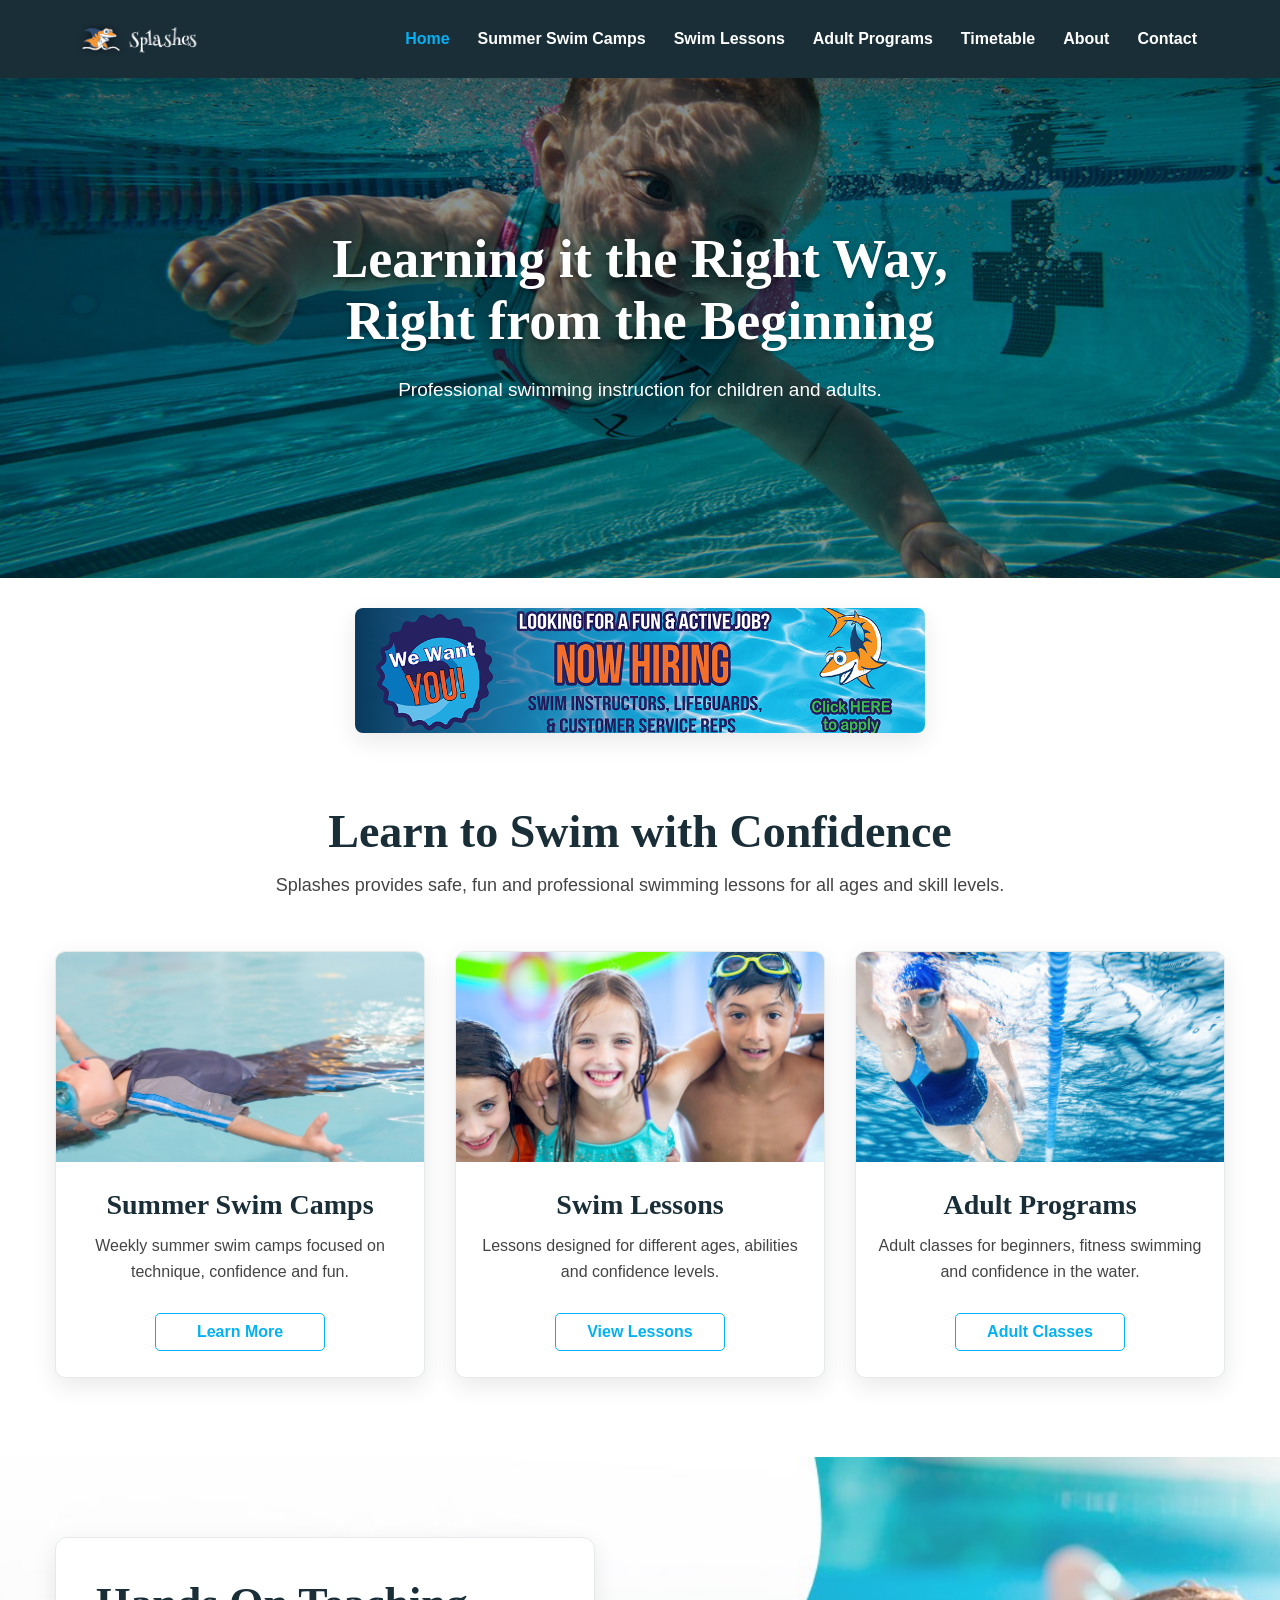
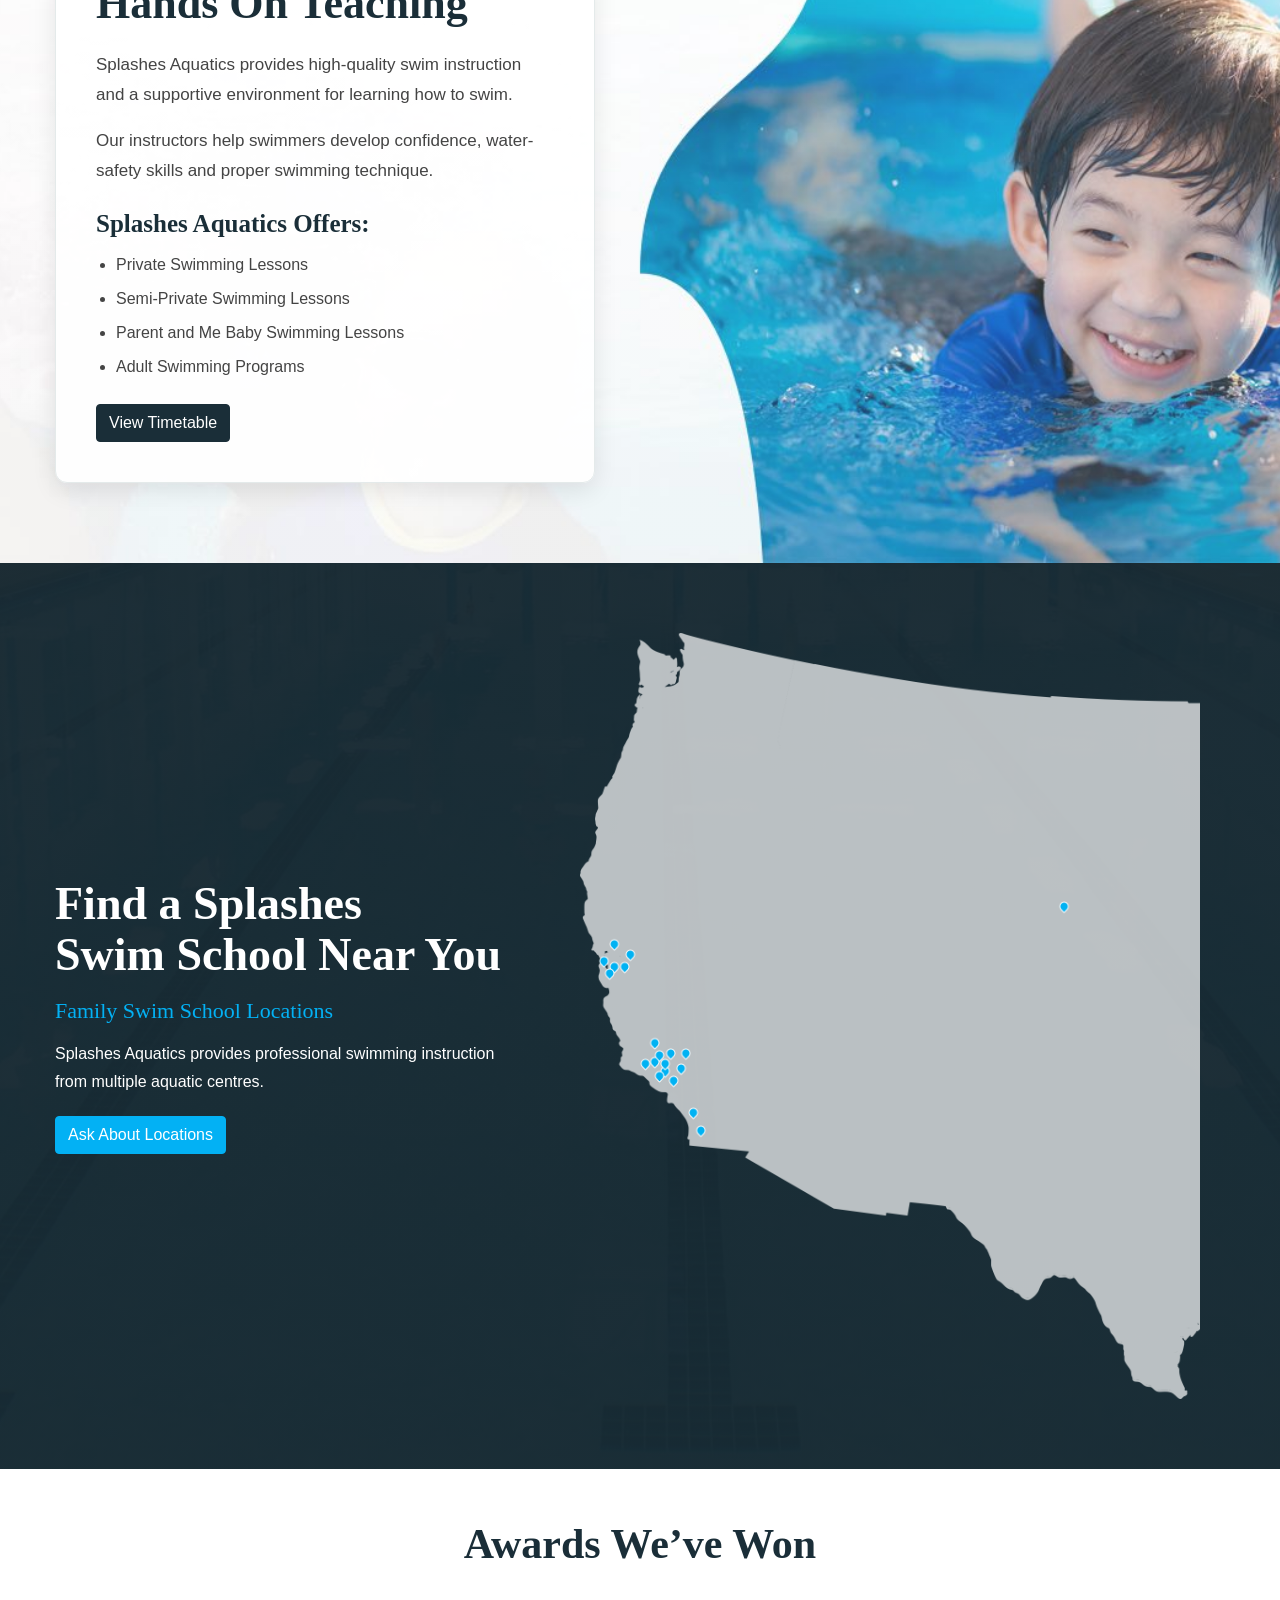
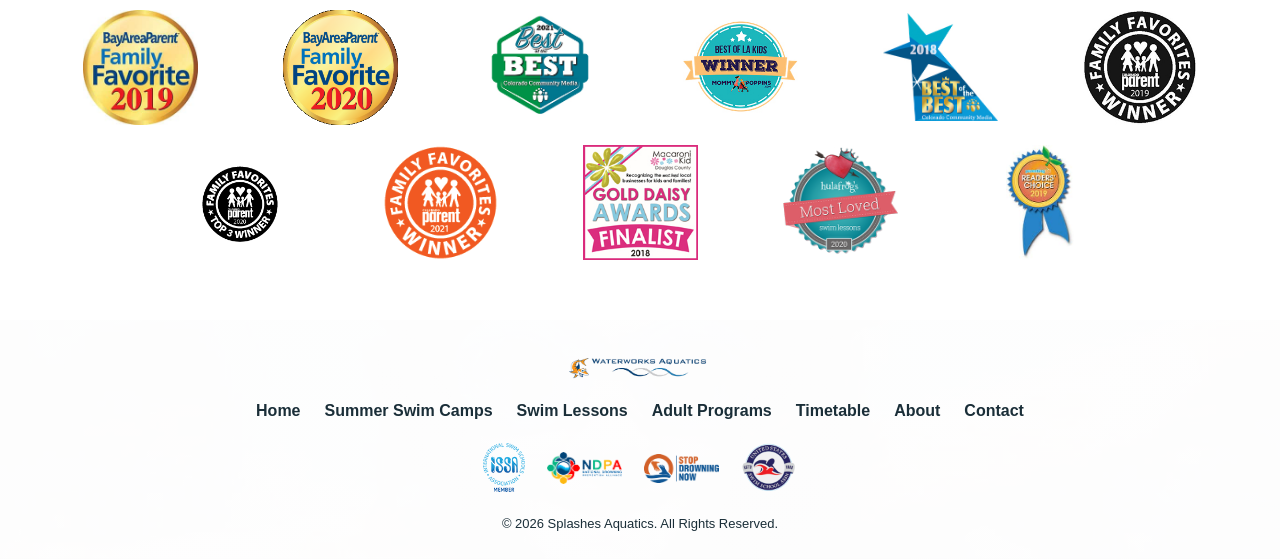
<file: index.html>
<!DOCTYPE html>
<html lang="en">
<head>
    <!-- Page setup -->
    <meta charset="UTF-8">
    <meta name="viewport" content="width=device-width, initial-scale=1.0">
    <meta name="description" content="Splashes Aquatics provides swimming lessons and aquatic programs for children and adults.">
    <title>Home | Splashes Aquatics</title>

    <!-- Bootstrap and custom styles -->
    <link rel="stylesheet" href="https://cdn.jsdelivr.net/npm/bootstrap@4.6.2/dist/css/bootstrap.min.css">
    <link rel="stylesheet" href="css/styles.css">

    <!-- Scripts -->
    <script src="https://ajax.googleapis.com/ajax/libs/jquery/3.7.1/jquery.min.js"></script>
    <script src="js/script.js" defer></script>
</head>

<body>

    <!-- Header / Navigation -->
    <header class="sticky-header">
        <nav class="navbar navbar-expand-lg navbar-dark">
            <div class="container">

                <a class="navbar-brand" href="index.html">
                    <img src="images/logo-small.png" alt="Splashes Aquatics" class="site-logo">
                </a>

                <button class="navbar-toggler"
                        type="button"
                        data-toggle="collapse"
                        data-target="#mainNav"
                        aria-controls="mainNav"
                        aria-expanded="false"
                        aria-label="Toggle navigation">
                    <span class="navbar-toggler-icon"></span>
                </button>

                <div class="collapse navbar-collapse" id="mainNav">
                    <ul class="navbar-nav ml-auto align-items-lg-center">

                        <li class="nav-item active">
                            <a class="nav-link" href="index.html">Home</a>
                        </li>

                        <li class="nav-item">
                            <a class="nav-link" href="swim-lessons.html">Summer Swim Camps</a>
                        </li>

                        <li class="nav-item">
                            <a class="nav-link" href="swim-programs.html">Swim Lessons</a>
                        </li>

                        <li class="nav-item">
                            <a class="nav-link" href="adult-programs.html">Adult Programs</a>
                        </li>

                        <li class="nav-item">
                            <a class="nav-link" href="timetable.html">Timetable</a>
                        </li>

                        <li class="nav-item">
                            <a class="nav-link" href="about.html">About</a>
                        </li>

                        <li class="nav-item">
                            <a class="nav-link" href="contact.html">Contact</a>
                        </li>

                    </ul>
                </div>

            </div>
        </nav>
    </header>

    <main>

        <!-- Hero section -->
        <section class="hero">
            <div class="container">

                <h1>
                    Learning it the Right Way,<br>
                    Right from the Beginning
                </h1>

                <p>
                    Professional swimming instruction for children and adults.
                </p>

            </div>
        </section>

        <!-- Promotional banner -->
        <section class="promo-section">
            <div class="container">
                <div class="row justify-content-center">

                    <div class="col-md-8 col-lg-6 mb-3">
                        <a href="contact.html" class="promo-link">
                            <img
                                src="images/ww-site-hiring-banner-resized.png"
                                alt="Splashes Aquatics is hiring"
                                class="promo-image">
                        </a>
                    </div>

                </div>
            </div>
        </section>

        <!-- Intro section -->
        <section class="intro">
            <div class="container">

                <h2>Learn to Swim with Confidence</h2>

                <p>
                    Splashes provides safe, fun and professional swimming lessons
                    for all ages and skill levels.
                </p>

            </div>
        </section>

        <!-- Program cards -->
        <section class="programs">
            <div class="container">
                <div class="row">

                    <div class="col-md-4 mb-4">
                        <div class="card program-card h-100">

                            <img
                                src="images/which-lesson-is-best.jpeg"
                                alt="Child floating during a swimming lesson"
                                class="card-img-top program-card-image">

                            <div class="card-body">
                                <h3 class="card-title">Summer Swim Camps</h3>

                                <p class="card-text">
                                    Weekly summer swim camps focused on technique,
                                    confidence and fun.
                                </p>

                                <a href="swim-lessons.html" class="btn btn-outline-primary">
                                    Learn More
                                </a>
                            </div>

                        </div>
                    </div>

                    <div class="col-md-4 mb-4">
                        <div class="card program-card h-100">

                            <img
                                src="images/summer-swim-camps.jpeg"
                                alt="Children smiling at a swimming pool"
                                class="card-img-top program-card-image">

                            <div class="card-body">
                                <h3 class="card-title">Swim Lessons</h3>

                                <p class="card-text">
                                    Lessons designed for different ages, abilities
                                    and confidence levels.
                                </p>

                                <a href="swim-programs.html" class="btn btn-outline-primary">
                                    View Lessons
                                </a>
                            </div>

                        </div>
                    </div>

                    <div class="col-md-4 mb-4">
                        <div class="card program-card h-100">

                            <img
                                src="images/lap-swimming.jpeg"
                                alt="Adult swimming laps in a pool"
                                class="card-img-top program-card-image">

                            <div class="card-body">
                                <h3 class="card-title">Adult Programs</h3>

                                <p class="card-text">
                                    Adult classes for beginners, fitness swimming
                                    and confidence in the water.
                                </p>

                                <a href="adult-programs.html" class="btn btn-outline-primary">
                                    Adult Classes
                                </a>
                            </div>

                        </div>
                    </div>

                </div>
            </div>
        </section>

        <!-- Hands on teaching section -->
        <section class="teaching-section">
            <div class="teaching-overlay">
                <div class="container">
                    <div class="row">
                        <div class="col-lg-6">

                            <div class="teaching-content">
                                <h2>Hands On Teaching</h2>

                                <p>
                                    Splashes Aquatics provides high-quality swim instruction
                                    and a supportive environment for learning how to swim.
                                </p>

                                <p>
                                    Our instructors help swimmers develop confidence,
                                    water-safety skills and proper swimming technique.
                                </p>

                                <h3>Splashes Aquatics Offers:</h3>

                                <ul>
                                    <li>Private Swimming Lessons</li>
                                    <li>Semi-Private Swimming Lessons</li>
                                    <li>Parent and Me Baby Swimming Lessons</li>
                                    <li>Adult Swimming Programs</li>
                                </ul>

                                <a href="timetable.html" class="btn btn-primary">
                                    View Timetable
                                </a>
                            </div>

                        </div>
                    </div>
                </div>
            </div>
        </section>

        <!-- Locations section -->
        <section class="locations-section">
            <div class="container">
                <div class="row align-items-center">

                    <div class="col-lg-5 locations-text">
                        <h2>
                            Find a Splashes<br>
                            Swim School Near You
                        </h2>

                        <h3>Family Swim School Locations</h3>

                        <p>
                            Splashes Aquatics provides professional swimming
                            instruction from multiple aquatic centres.
                        </p>

                        <a href="contact.html" class="btn btn-info">
                            Ask About Locations
                        </a>
                    </div>

                    <div class="col-lg-7">
                        <a
                            href="https://www.google.com/maps/search/Splashes+Aquatics+near+me"
                            target="_blank"
                            class="locations-map-link">

                            <img
                                src="images/home-our-locations-map.png"
                                alt="Map showing Splashes Aquatics locations"
                                class="img-fluid locations-map">

                        </a>
                    </div>

                </div>
            </div>
        </section>

        <!-- Awards section -->
        <section class="awards-section">
            <div class="container">

                <h2>Awards We’ve Won</h2>

                <div class="row justify-content-center awards-grid">

                    <div class="col-4 col-sm-3 col-lg-2">
                        <img src="images/awards/bay-area-parent-2019.jpeg" alt="Bay Area Parent Family Favorite 2019" class="award-image">
                    </div>

                    <div class="col-4 col-sm-3 col-lg-2">
                        <img src="images/awards/bay-area-parent-gold2020.png" alt="Bay Area Parent Gold 2020" class="award-image">
                    </div>

                    <div class="col-4 col-sm-3 col-lg-2">
                        <img src="images/awards/best-colorado-community-media-2021.jpeg" alt="Best Colorado Community Media 2021" class="award-image">
                    </div>

                    <div class="col-4 col-sm-3 col-lg-2">
                        <img src="images/awards/best-of-la-kids-winner.jpeg" alt="Best of LA Kids winner" class="award-image">
                    </div>

                    <div class="col-4 col-sm-3 col-lg-2">
                        <img src="images/awards/best-of-the-best-2018.jpeg" alt="Best of the Best 2018" class="award-image">
                    </div>

                    <div class="col-4 col-sm-3 col-lg-2">
                        <img src="images/awards/colorado-parenting-family-fav2019.jpeg" alt="Colorado Parenting Family Favorite 2019" class="award-image">
                    </div>

                    <div class="col-4 col-sm-3 col-lg-2">
                        <img src="images/awards/colorado-parenting-family-fav2020.png" alt="Colorado Parenting Family Favorite 2020" class="award-image">
                    </div>

                    <div class="col-4 col-sm-3 col-lg-2">
                        <img src="images/awards/colorado-parenting-family-fav2021.png" alt="Colorado Parenting Family Favorite 2021" class="award-image">
                    </div>

                    <div class="col-4 col-sm-3 col-lg-2">
                        <img src="images/awards/gold-daisy-award-finalist-2018.jpeg" alt="Gold Daisy Award finalist 2018" class="award-image">
                    </div>

                    <div class="col-4 col-sm-3 col-lg-2">
                        <img src="images/awards/mla-swim-lessons-winner-2020-250x250.png" alt="Most Loved Swim Lessons winner 2020" class="award-image">
                    </div>

                    <div class="col-4 col-sm-3 col-lg-2">
                        <img src="images/awards/website-parenting-oc-2019.jpeg" alt="Parenting OC award 2019" class="award-image">
                    </div>

                </div>

            </div>
        </section>

    </main>

    <!-- Footer -->
    <footer>
        <div class="container">

            <img
                src="images/footer-logo-wave-small.png"
                alt="Splashes Aquatics"
                class="footer-logo">

            <div class="footer-links">
                <a href="index.html">Home</a>
                <a href="swim-lessons.html">Summer Swim Camps</a>
                <a href="swim-programs.html">Swim Lessons</a>
                <a href="adult-programs.html">Adult Programs</a>
                <a href="timetable.html">Timetable</a>
                <a href="about.html">About</a>
                <a href="contact.html">Contact</a>
            </div>

            <div class="sponsor-logos">
                <img src="images/sponsors/footer-member-issa-logo.png" alt="Swim School Association member">
                <img src="images/sponsors/footer-ndpa-logo.png" alt="National Drowning Prevention Alliance">
                <img src="images/sponsors/footer-stop-drowning-now-logo.png" alt="Stop Drowning Now">
                <img src="images/sponsors/footer-usssa-logo-2.png" alt="United States Swim School Association">
            </div>

            <p>&copy; 2026 Splashes Aquatics. All Rights Reserved.</p>

        </div>
    </footer>

    <!-- Bootstrap script -->
    <script src="https://cdn.jsdelivr.net/npm/bootstrap@4.6.2/dist/js/bootstrap.bundle.min.js"></script>

</body>
</html>
</file>
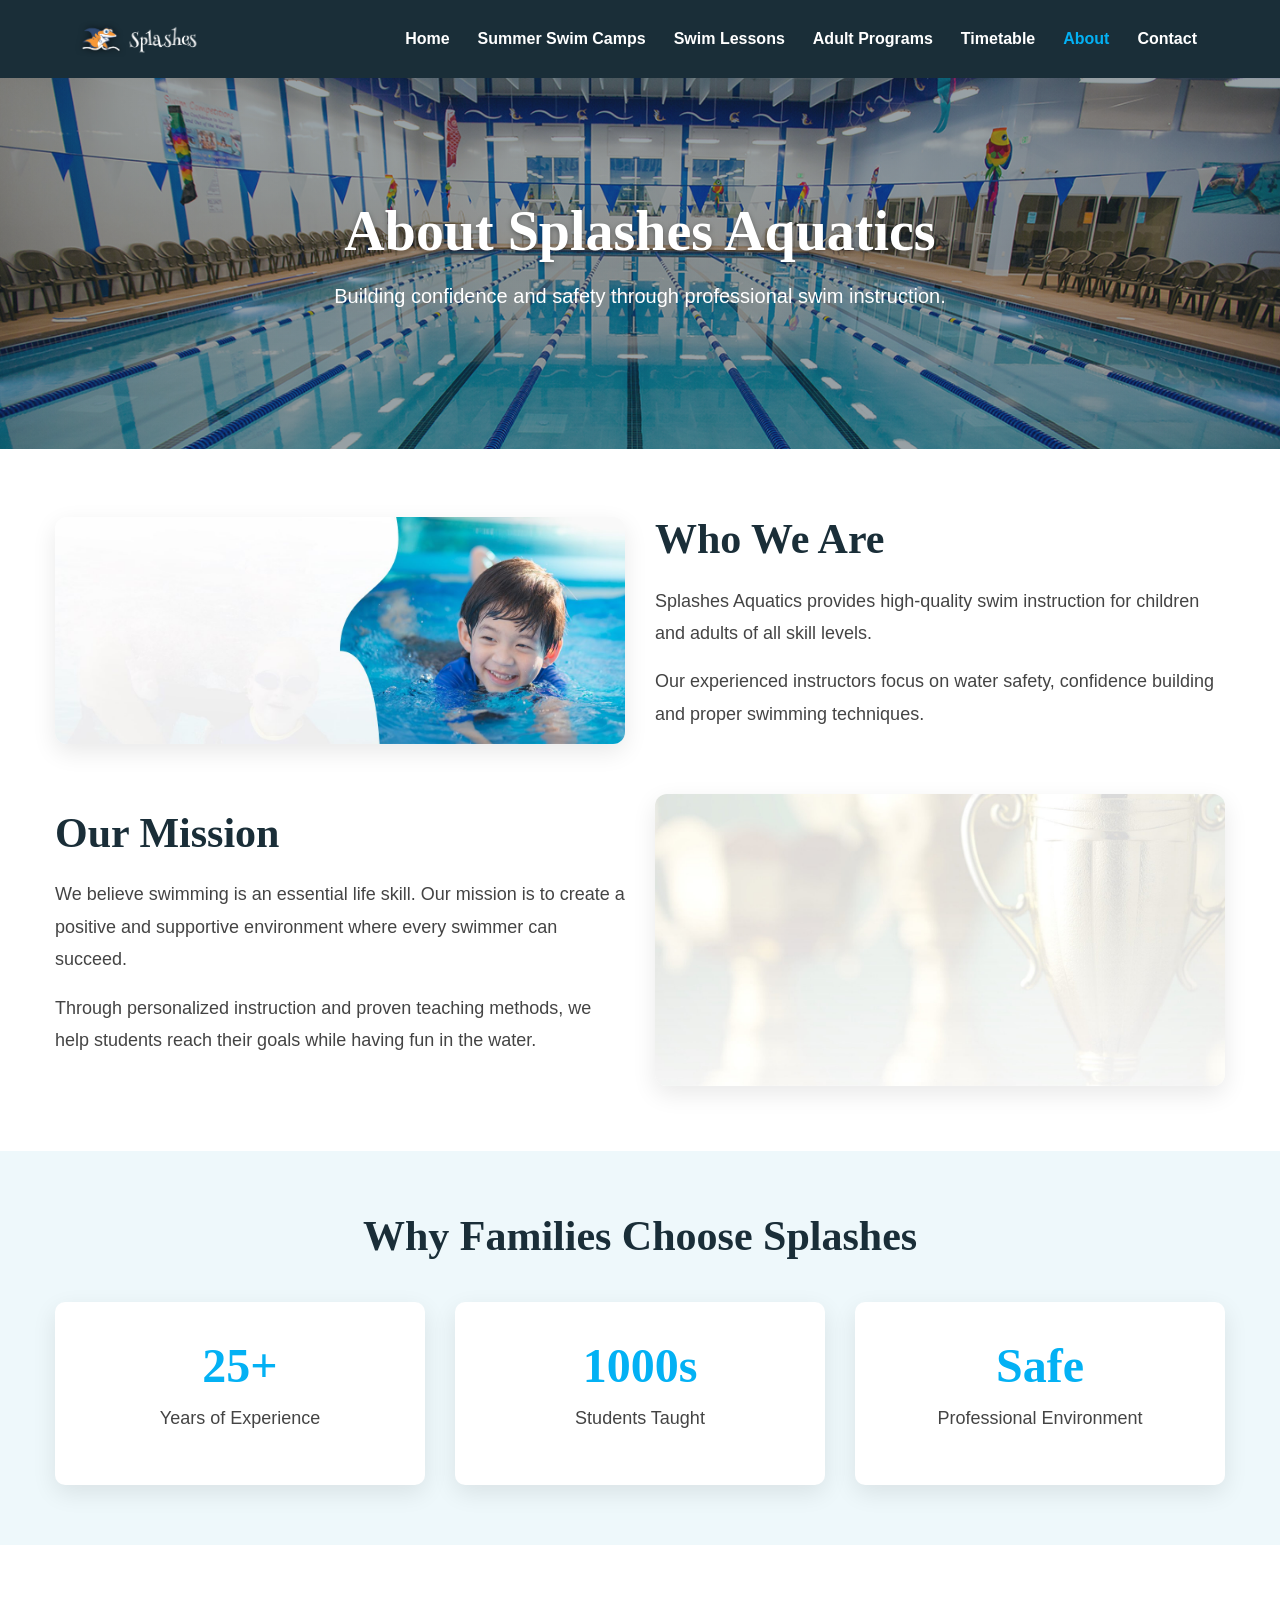
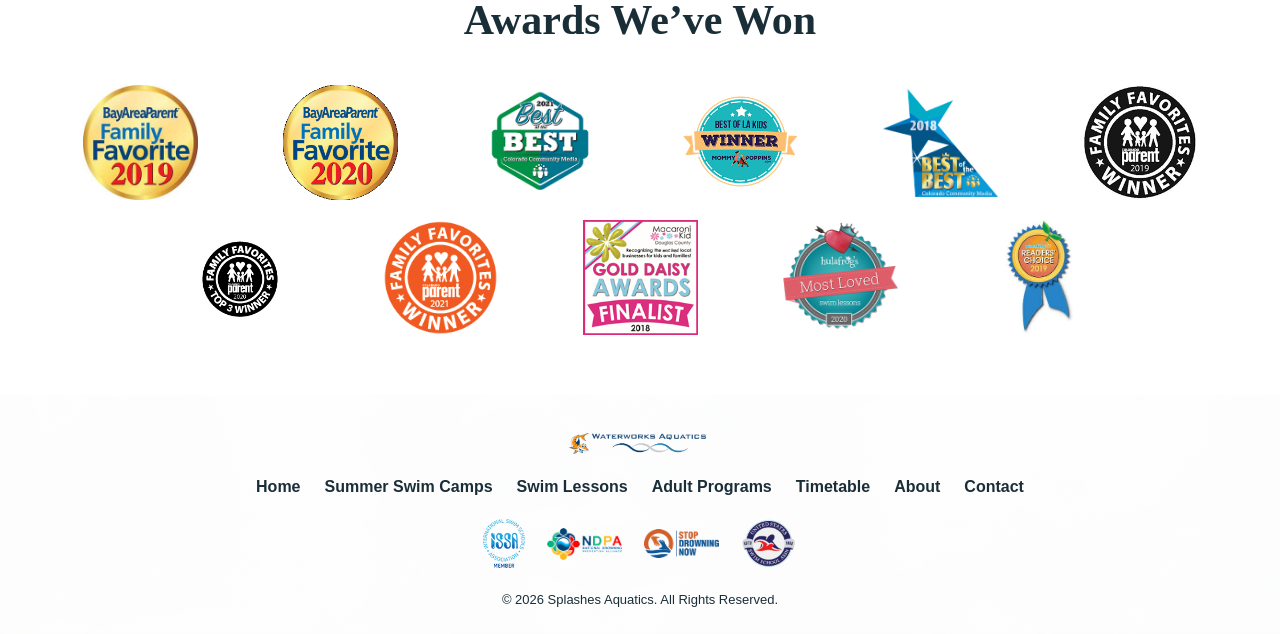
<file: about.html>
<!DOCTYPE html>
<html lang="en">
<head>
    <!-- Page setup -->
    <meta charset="UTF-8">
    <meta name="viewport" content="width=device-width, initial-scale=1.0">
    <title>About | Splashes Aquatics</title>

    <!-- Bootstrap and custom styles -->
    <link rel="stylesheet" href="https://cdn.jsdelivr.net/npm/bootstrap@4.6.2/dist/css/bootstrap.min.css">
    <link rel="stylesheet" href="css/styles.css">

    <!-- Scripts -->
    <script src="https://ajax.googleapis.com/ajax/libs/jquery/3.7.1/jquery.min.js"></script>
    <script src="js/script.js" defer></script>
</head>

<body>

    <!-- Header / Navigation -->
    <header class="sticky-header">
        <nav class="navbar navbar-expand-lg navbar-dark">
            <div class="container">

                <a class="navbar-brand" href="index.html">
                    <img src="images/logo-small.png" alt="Splashes Aquatics" class="site-logo">
                </a>

                <button class="navbar-toggler"
                        type="button"
                        data-toggle="collapse"
                        data-target="#mainNav"
                        aria-controls="mainNav"
                        aria-expanded="false"
                        aria-label="Toggle navigation">
                    <span class="navbar-toggler-icon"></span>
                </button>

                <div class="collapse navbar-collapse" id="mainNav">
                    <ul class="navbar-nav ml-auto align-items-lg-center">

                        <li class="nav-item">
                            <a class="nav-link" href="index.html">Home</a>
                        </li>

                        <li class="nav-item">
                            <a class="nav-link" href="swim-lessons.html">Summer Swim Camps</a>
                        </li>

                        <li class="nav-item">
                            <a class="nav-link" href="swim-programs.html">Swim Lessons</a>
                        </li>

                        <li class="nav-item">
                            <a class="nav-link" href="adult-programs.html">Adult Programs</a>
                        </li>

                        <li class="nav-item">
                            <a class="nav-link" href="timetable.html">Timetable</a>
                        </li>

                        <li class="nav-item active">
                            <a class="nav-link" href="about.html">About</a>
                        </li>

                        <li class="nav-item">
                            <a class="nav-link" href="contact.html">Contact</a>
                        </li>

                    </ul>
                </div>

            </div>
        </nav>
    </header>

    <main>

        <!-- About hero -->
        <section class="about-hero">
            <div class="container">
                <h1>About Splashes Aquatics</h1>
                <p>Building confidence and safety through professional swim instruction.</p>
            </div>
        </section>

        <!-- About content -->
        <section class="about-content">
            <div class="container">

                <div class="row align-items-center mb-5">

                    <div class="col-lg-6">
                        <img
                            src="images/home-hands-on-teaching.jpeg"
                            alt="Swimming instructor teaching a lesson"
                            class="img-fluid about-image">
                    </div>

                    <div class="col-lg-6">
                        <h2>Who We Are</h2>

                        <p>
                            Splashes Aquatics provides high-quality swim instruction
                            for children and adults of all skill levels.
                        </p>

                        <p>
                            Our experienced instructors focus on water safety,
                            confidence building and proper swimming techniques.
                        </p>
                    </div>

                </div>

                <div class="row align-items-center">

                    <div class="col-lg-6 order-lg-2">
                        <img
                            src="images/about-we-do-a-pretty-good-job-bg.jpeg"
                            alt="Children learning to swim"
                            class="img-fluid about-image">
                    </div>

                    <div class="col-lg-6 order-lg-1">
                        <h2>Our Mission</h2>

                        <p>
                            We believe swimming is an essential life skill.
                            Our mission is to create a positive and supportive
                            environment where every swimmer can succeed.
                        </p>

                        <p>
                            Through personalized instruction and proven teaching
                            methods, we help students reach their goals while
                            having fun in the water.
                        </p>
                    </div>

                </div>

            </div>
        </section>

        <!-- Stats section -->
        <section class="about-stats">
            <div class="container">

                <h2>Why Families Choose Splashes</h2>

                <div class="row text-center">

                    <div class="col-md-4 mb-4 mb-md-0">
                        <div class="stat-box">
                            <h3>25+</h3>
                            <p>Years of Experience</p>
                        </div>
                    </div>

                    <div class="col-md-4 mb-4 mb-md-0">
                        <div class="stat-box">
                            <h3>1000s</h3>
                            <p>Students Taught</p>
                        </div>
                    </div>

                    <div class="col-md-4">
                        <div class="stat-box">
                            <h3>Safe</h3>
                            <p>Professional Environment</p>
                        </div>
                    </div>

                </div>

            </div>
        </section>

        <!-- Awards section -->
        <section class="awards-section">
            <div class="container">

                <h2>Awards We’ve Won</h2>

                <div class="row justify-content-center awards-grid">

                    <div class="col-4 col-sm-3 col-lg-2">
                        <img src="images/awards/bay-area-parent-2019.jpeg" alt="Bay Area Parent Family Favorite 2019" class="award-image">
                    </div>

                    <div class="col-4 col-sm-3 col-lg-2">
                        <img src="images/awards/bay-area-parent-gold2020.png" alt="Bay Area Parent Gold 2020" class="award-image">
                    </div>

                    <div class="col-4 col-sm-3 col-lg-2">
                        <img src="images/awards/best-colorado-community-media-2021.jpeg" alt="Best Colorado Community Media 2021" class="award-image">
                    </div>

                    <div class="col-4 col-sm-3 col-lg-2">
                        <img src="images/awards/best-of-la-kids-winner.jpeg" alt="Best of LA Kids winner" class="award-image">
                    </div>

                    <div class="col-4 col-sm-3 col-lg-2">
                        <img src="images/awards/best-of-the-best-2018.jpeg" alt="Best of the Best 2018" class="award-image">
                    </div>

                    <div class="col-4 col-sm-3 col-lg-2">
                        <img src="images/awards/colorado-parenting-family-fav2019.jpeg" alt="Colorado Parenting Family Favorite 2019" class="award-image">
                    </div>

                    <div class="col-4 col-sm-3 col-lg-2">
                        <img src="images/awards/colorado-parenting-family-fav2020.png" alt="Colorado Parenting Family Favorite 2020" class="award-image">
                    </div>

                    <div class="col-4 col-sm-3 col-lg-2">
                        <img src="images/awards/colorado-parenting-family-fav2021.png" alt="Colorado Parenting Family Favorite 2021" class="award-image">
                    </div>

                    <div class="col-4 col-sm-3 col-lg-2">
                        <img src="images/awards/gold-daisy-award-finalist-2018.jpeg" alt="Gold Daisy Award finalist 2018" class="award-image">
                    </div>

                    <div class="col-4 col-sm-3 col-lg-2">
                        <img src="images/awards/mla-swim-lessons-winner-2020-250x250.png" alt="Most Loved Swim Lessons winner 2020" class="award-image">
                    </div>

                    <div class="col-4 col-sm-3 col-lg-2">
                        <img src="images/awards/website-parenting-oc-2019.jpeg" alt="Parenting OC award 2019" class="award-image">
                    </div>

                </div>

            </div>
        </section>

    </main>

    <!-- Footer -->
    <footer>
        <div class="container">

            <img
                src="images/footer-logo-wave-small.png"
                alt="Splashes Aquatics"
                class="footer-logo">

            <div class="footer-links">
                <a href="index.html">Home</a>
                <a href="swim-lessons.html">Summer Swim Camps</a>
                <a href="swim-programs.html">Swim Lessons</a>
                <a href="adult-programs.html">Adult Programs</a>
                <a href="timetable.html">Timetable</a>
                <a href="about.html">About</a>
                <a href="contact.html">Contact</a>
            </div>

            <div class="sponsor-logos">
                <img src="images/sponsors/footer-member-issa-logo.png" alt="Swim School Association member">
                <img src="images/sponsors/footer-ndpa-logo.png" alt="National Drowning Prevention Alliance">
                <img src="images/sponsors/footer-stop-drowning-now-logo.png" alt="Stop Drowning Now">
                <img src="images/sponsors/footer-usssa-logo-2.png" alt="United States Swim School Association">
            </div>

            <p>&copy; 2026 Splashes Aquatics. All Rights Reserved.</p>

        </div>
    </footer>

    <!-- Bootstrap script -->
    <script src="https://cdn.jsdelivr.net/npm/bootstrap@4.6.2/dist/js/bootstrap.bundle.min.js"></script>

</body>
</html>
</file>
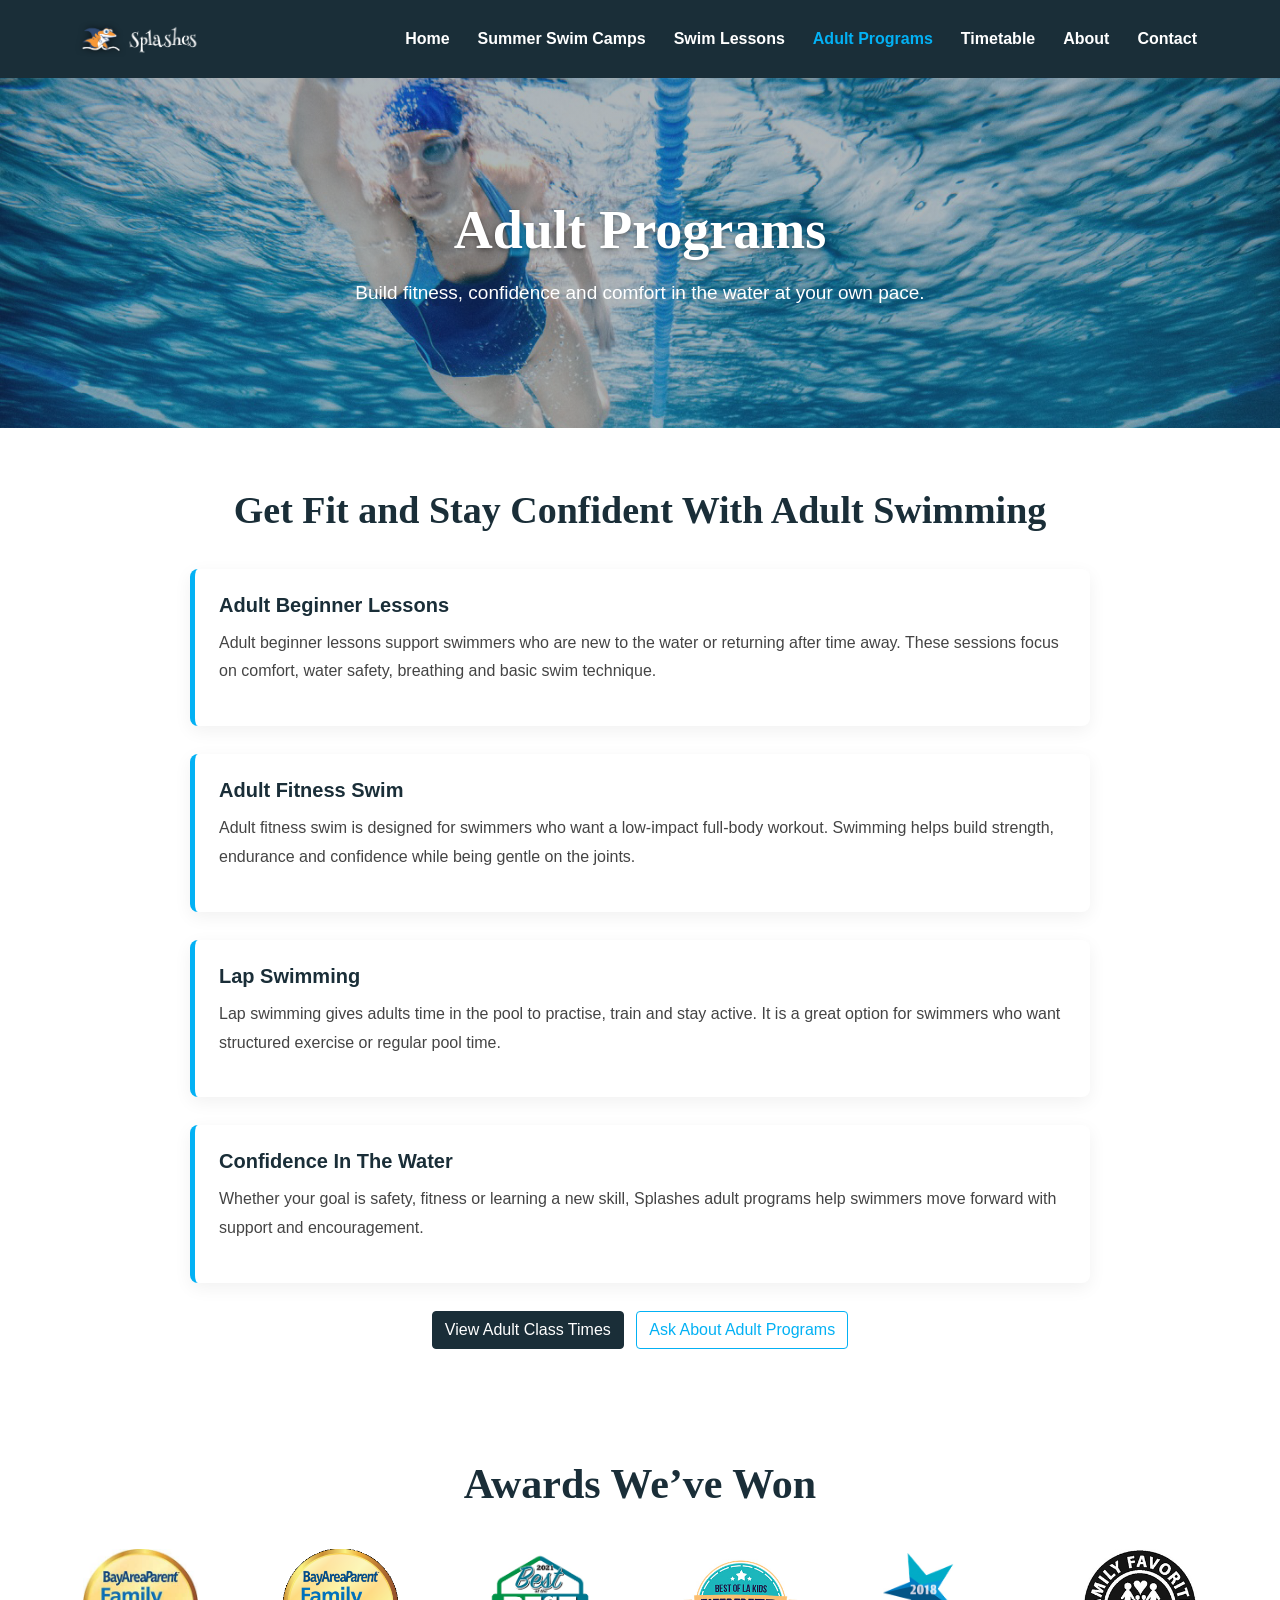
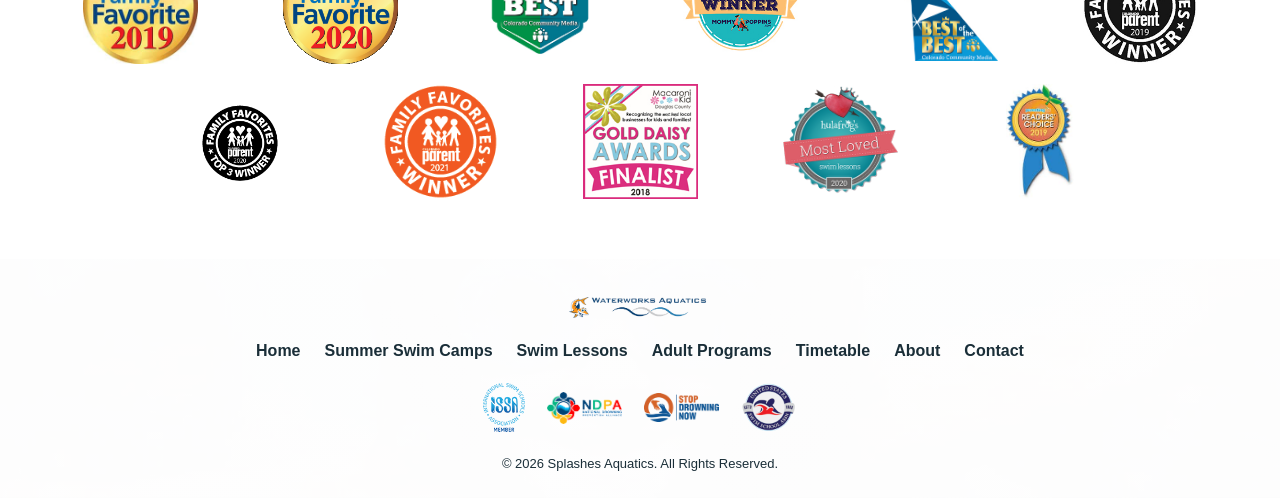
<file: adult-programs.html>
<!DOCTYPE html>
<html lang="en">
<head>
    <!-- Page setup -->
    <meta charset="UTF-8">
    <meta name="viewport" content="width=device-width, initial-scale=1.0">
    <title>Adult Programs | Splashes Aquatics</title>

    <!-- Bootstrap and custom styles -->
    <link rel="stylesheet" href="https://cdn.jsdelivr.net/npm/bootstrap@4.6.2/dist/css/bootstrap.min.css">
    <link rel="stylesheet" href="css/styles.css">

    <!-- Scripts -->
    <script src="https://ajax.googleapis.com/ajax/libs/jquery/3.7.1/jquery.min.js"></script>
    <script src="js/script.js" defer></script>
</head>

<body>

    <!-- Header / Navigation -->
    <header class="sticky-header">
        <nav class="navbar navbar-expand-lg navbar-dark">
            <div class="container">

                <a class="navbar-brand" href="index.html">
                    <img src="images/logo-small.png" alt="Splashes Aquatics" class="site-logo">
                </a>

                <button class="navbar-toggler"
                        type="button"
                        data-toggle="collapse"
                        data-target="#mainNav"
                        aria-controls="mainNav"
                        aria-expanded="false"
                        aria-label="Toggle navigation">
                    <span class="navbar-toggler-icon"></span>
                </button>

                <div class="collapse navbar-collapse" id="mainNav">
                    <ul class="navbar-nav ml-auto align-items-lg-center">

                        <li class="nav-item">
                            <a class="nav-link" href="index.html">Home</a>
                        </li>

                        <li class="nav-item">
                            <a class="nav-link" href="swim-lessons.html">Summer Swim Camps</a>
                        </li>

                        <li class="nav-item">
                            <a class="nav-link" href="swim-programs.html">Swim Lessons</a>
                        </li>

                        <li class="nav-item active">
                            <a class="nav-link" href="adult-programs.html">Adult Programs</a>
                        </li>

                        <li class="nav-item">
                            <a class="nav-link" href="timetable.html">Timetable</a>
                        </li>

                        <li class="nav-item">
                            <a class="nav-link" href="about.html">About</a>
                        </li>

                        <li class="nav-item">
                            <a class="nav-link" href="contact.html">Contact</a>
                        </li>

                    </ul>
                </div>

            </div>
        </nav>
    </header>

    <main>

        <!-- Page hero -->
        <section class="program-page-hero adult-programs-hero">
            <div class="container">
                <h1>Adult Programs</h1>
                <p>Build fitness, confidence and comfort in the water at your own pace.</p>
            </div>
        </section>

        <!-- Main information -->
        <section class="program-info-section">
            <div class="container">

                <h2>Get Fit and Stay Confident With Adult Swimming</h2>

                <div class="program-text-block">
                    <h3>Adult Beginner Lessons</h3>
                    <p>
                        Adult beginner lessons support swimmers who are new to the water
                        or returning after time away. These sessions focus on comfort,
                        water safety, breathing and basic swim technique.
                    </p>
                </div>

                <div class="program-text-block">
                    <h3>Adult Fitness Swim</h3>
                    <p>
                        Adult fitness swim is designed for swimmers who want a low-impact
                        full-body workout. Swimming helps build strength, endurance and
                        confidence while being gentle on the joints.
                    </p>
                </div>

                <div class="program-text-block">
                    <h3>Lap Swimming</h3>
                    <p>
                        Lap swimming gives adults time in the pool to practise, train and
                        stay active. It is a great option for swimmers who want structured
                        exercise or regular pool time.
                    </p>
                </div>

                <div class="program-text-block">
                    <h3>Confidence In The Water</h3>
                    <p>
                        Whether your goal is safety, fitness or learning a new skill,
                        Splashes adult programs help swimmers move forward with support
                        and encouragement.
                    </p>
                </div>

                <div class="text-center mt-4">
                    <a href="timetable.html" class="btn btn-primary">
                        View Adult Class Times
                    </a>
                    <a href="contact.html" class="btn btn-outline-primary ml-sm-2 mt-2 mt-sm-0">
                        Ask About Adult Programs
                    </a>
                </div>

            </div>
        </section>

        <!-- Awards section -->
        <section class="awards-section">
            <div class="container">

                <h2>Awards We’ve Won</h2>

                <div class="row justify-content-center awards-grid">

                    <div class="col-4 col-sm-3 col-lg-2">
                        <img src="images/awards/bay-area-parent-2019.jpeg" alt="Bay Area Parent Family Favorite 2019" class="award-image">
                    </div>

                    <div class="col-4 col-sm-3 col-lg-2">
                        <img src="images/awards/bay-area-parent-gold2020.png" alt="Bay Area Parent Gold 2020" class="award-image">
                    </div>

                    <div class="col-4 col-sm-3 col-lg-2">
                        <img src="images/awards/best-colorado-community-media-2021.jpeg" alt="Best Colorado Community Media 2021" class="award-image">
                    </div>

                    <div class="col-4 col-sm-3 col-lg-2">
                        <img src="images/awards/best-of-la-kids-winner.jpeg" alt="Best of LA Kids winner" class="award-image">
                    </div>

                    <div class="col-4 col-sm-3 col-lg-2">
                        <img src="images/awards/best-of-the-best-2018.jpeg" alt="Best of the Best 2018" class="award-image">
                    </div>

                    <div class="col-4 col-sm-3 col-lg-2">
                        <img src="images/awards/colorado-parenting-family-fav2019.jpeg" alt="Colorado Parenting Family Favorite 2019" class="award-image">
                    </div>

                    <div class="col-4 col-sm-3 col-lg-2">
                        <img src="images/awards/colorado-parenting-family-fav2020.png" alt="Colorado Parenting Family Favorite 2020" class="award-image">
                    </div>

                    <div class="col-4 col-sm-3 col-lg-2">
                        <img src="images/awards/colorado-parenting-family-fav2021.png" alt="Colorado Parenting Family Favorite 2021" class="award-image">
                    </div>

                    <div class="col-4 col-sm-3 col-lg-2">
                        <img src="images/awards/gold-daisy-award-finalist-2018.jpeg" alt="Gold Daisy Award finalist 2018" class="award-image">
                    </div>

                    <div class="col-4 col-sm-3 col-lg-2">
                        <img src="images/awards/mla-swim-lessons-winner-2020-250x250.png" alt="Most Loved Swim Lessons winner 2020" class="award-image">
                    </div>

                    <div class="col-4 col-sm-3 col-lg-2">
                        <img src="images/awards/website-parenting-oc-2019.jpeg" alt="Parenting OC award 2019" class="award-image">
                    </div>

                </div>

            </div>
        </section>

    </main>

    <!-- Footer -->
    <footer>
        <div class="container">

            <img
                src="images/footer-logo-wave-small.png"
                alt="Splashes Aquatics"
                class="footer-logo">

            <div class="footer-links">
                <a href="index.html">Home</a>
                <a href="swim-lessons.html">Summer Swim Camps</a>
                <a href="swim-programs.html">Swim Lessons</a>
                <a href="adult-programs.html">Adult Programs</a>
                <a href="timetable.html">Timetable</a>
                <a href="about.html">About</a>
                <a href="contact.html">Contact</a>
            </div>

            <div class="sponsor-logos">
                <img src="images/sponsors/footer-member-issa-logo.png" alt="Swim School Association member">
                <img src="images/sponsors/footer-ndpa-logo.png" alt="National Drowning Prevention Alliance">
                <img src="images/sponsors/footer-stop-drowning-now-logo.png" alt="Stop Drowning Now">
                <img src="images/sponsors/footer-usssa-logo-2.png" alt="United States Swim School Association">
            </div>

            <p>&copy; 2026 Splashes Aquatics. All Rights Reserved.</p>

        </div>
    </footer>

    <!-- Bootstrap script -->
    <script src="https://cdn.jsdelivr.net/npm/bootstrap@4.6.2/dist/js/bootstrap.bundle.min.js"></script>

</body>
</html>
</file>
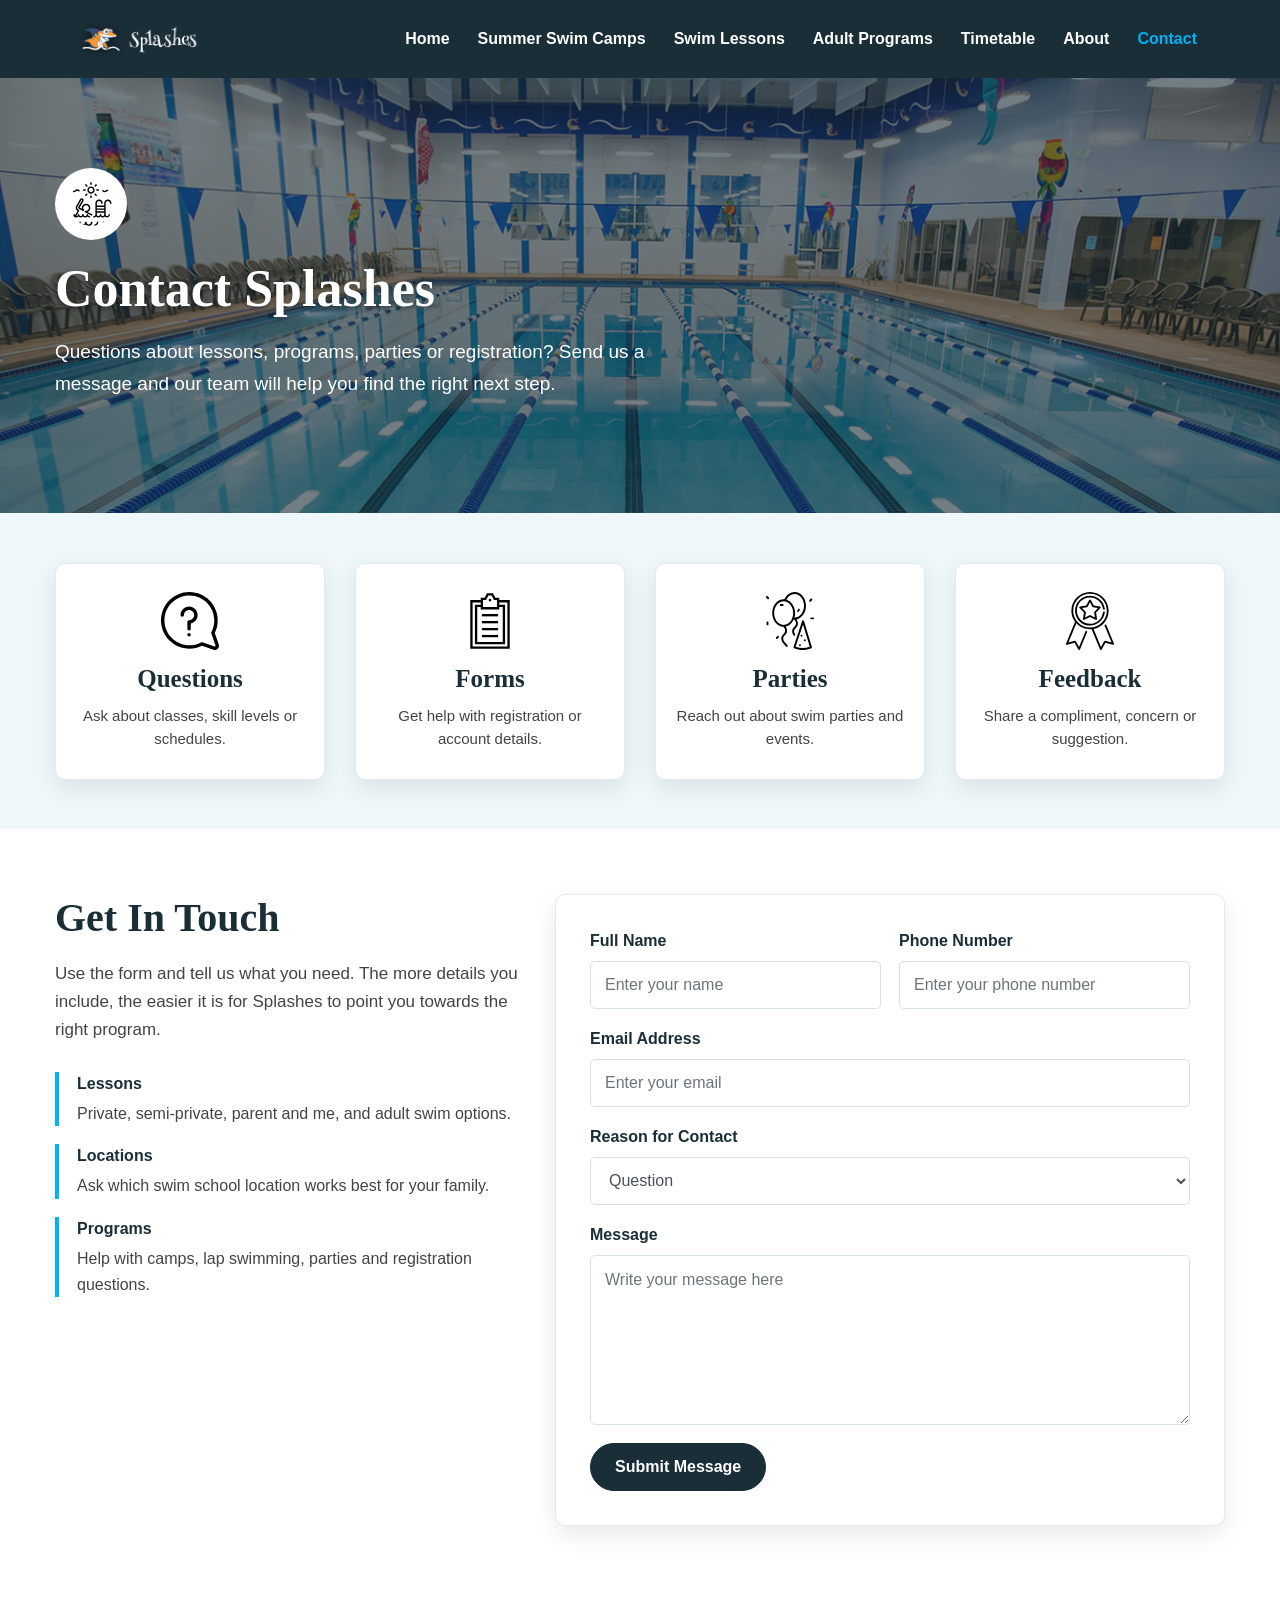
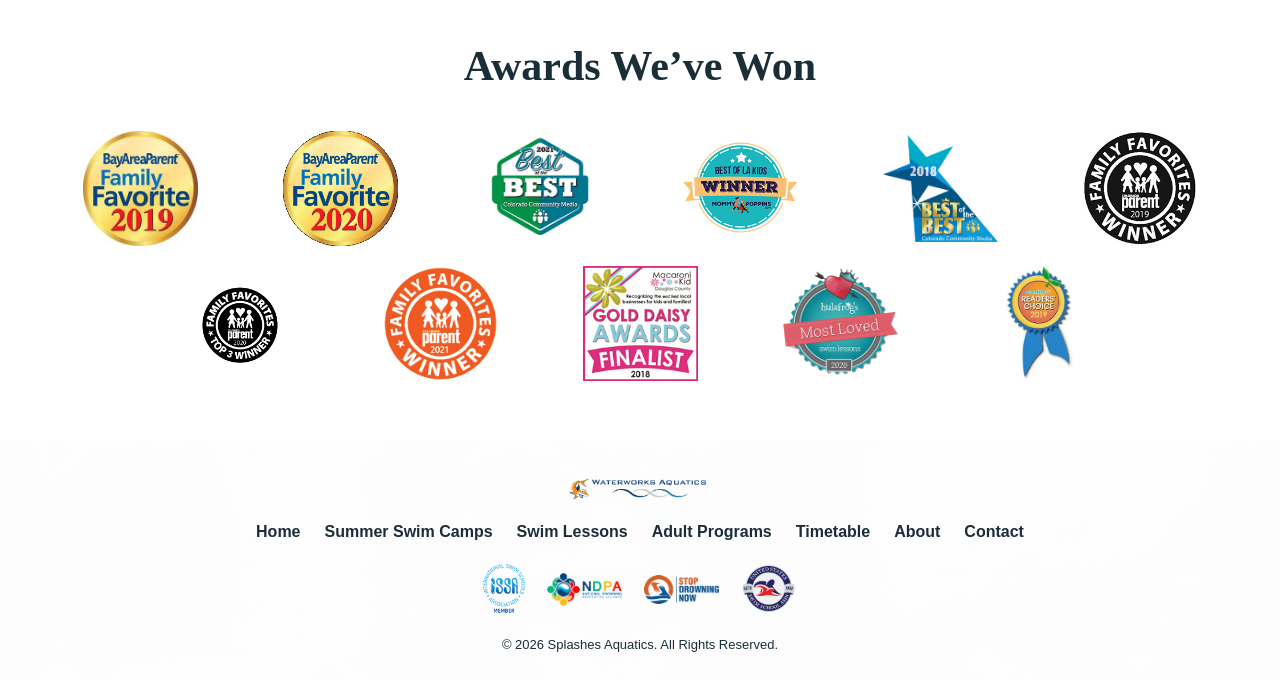
<file: contact.html>
<!DOCTYPE html>
<html lang="en">
<head>
    <!-- Page setup -->
    <meta charset="UTF-8">
    <meta name="viewport" content="width=device-width, initial-scale=1.0">
    <title>Contact | Splashes Aquatics</title>

    <!-- Bootstrap and custom styles -->
    <link rel="stylesheet" href="https://cdn.jsdelivr.net/npm/bootstrap@4.6.2/dist/css/bootstrap.min.css">
    <link rel="stylesheet" href="css/styles.css">

    <!-- Scripts -->
    <script src="https://ajax.googleapis.com/ajax/libs/jquery/3.7.1/jquery.min.js"></script>
    <script src="js/script.js" defer></script>
</head>

<body>

    <!-- Header / Navigation -->
    <header class="sticky-header">
        <nav class="navbar navbar-expand-lg navbar-dark">
            <div class="container">

                <a class="navbar-brand" href="index.html">
                    <img src="images/logo-small.png" alt="Splashes Aquatics" class="site-logo">
                </a>

                <button class="navbar-toggler"
                        type="button"
                        data-toggle="collapse"
                        data-target="#mainNav"
                        aria-controls="mainNav"
                        aria-expanded="false"
                        aria-label="Toggle navigation">
                    <span class="navbar-toggler-icon"></span>
                </button>

                <div class="collapse navbar-collapse" id="mainNav">
                    <ul class="navbar-nav ml-auto align-items-lg-center">

                        <li class="nav-item">
                            <a class="nav-link" href="index.html">Home</a>
                        </li>

                        <li class="nav-item">
                            <a class="nav-link" href="swim-lessons.html">Summer Swim Camps</a>
                        </li>

                        <li class="nav-item">
                            <a class="nav-link" href="swim-programs.html">Swim Lessons</a>
                        </li>

                        <li class="nav-item">
                            <a class="nav-link" href="adult-programs.html">Adult Programs</a>
                        </li>

                        <li class="nav-item">
                            <a class="nav-link" href="timetable.html">Timetable</a>
                        </li>

                        <li class="nav-item">
                            <a class="nav-link" href="about.html">About</a>
                        </li>

                        <li class="nav-item active">
                            <a class="nav-link" href="contact.html">Contact</a>
                        </li>

                    </ul>
                </div>

            </div>
        </nav>
    </header>

    <main>

        <!-- Contact hero -->
        <section class="contact-hero">
            <div class="container">
                <div class="contact-hero-content">

                    <img
                        src="images/icon-buttons/swimming-pool.svg"
                        alt="Swimming pool icon"
                        class="contact-hero-icon">

                    <h1>Contact Splashes</h1>

                    <p>
                        Questions about lessons, programs, parties or registration?
                        Send us a message and our team will help you find the right next step.
                    </p>

                </div>
            </div>
        </section>

        <!-- Contact options -->
        <section class="contact-options">
            <div class="container">
                <div class="row">

                    <div class="col-sm-6 col-lg-3 mb-4">
                        <div class="contact-option">
                            <img src="images/icon-buttons/question.svg" alt="Question icon">
                            <h2>Questions</h2>
                            <p>Ask about classes, skill levels or schedules.</p>
                        </div>
                    </div>

                    <div class="col-sm-6 col-lg-3 mb-4">
                        <div class="contact-option">
                            <img src="images/icon-buttons/form.svg" alt="Form icon">
                            <h2>Forms</h2>
                            <p>Get help with registration or account details.</p>
                        </div>
                    </div>

                    <div class="col-sm-6 col-lg-3 mb-4">
                        <div class="contact-option">
                            <img src="images/icon-buttons/party-coordinator-form.svg" alt="Party icon">
                            <h2>Parties</h2>
                            <p>Reach out about swim parties and events.</p>
                        </div>
                    </div>

                    <div class="col-sm-6 col-lg-3 mb-4">
                        <div class="contact-option">
                            <img src="images/icon-buttons/compliment.svg" alt="Feedback icon">
                            <h2>Feedback</h2>
                            <p>Share a compliment, concern or suggestion.</p>
                        </div>
                    </div>

                </div>
            </div>
        </section>

        <!-- Main contact section -->
        <section class="contact-section">
            <div class="container">
                <div class="row align-items-start">

                    <!-- Contact information -->
                    <div class="col-lg-5 contact-info">
                        <h2>Get In Touch</h2>

                        <p>
                            Use the form and tell us what you need. The more details
                            you include, the easier it is for Splashes to point you
                            towards the right program.
                        </p>

                        <div class="contact-detail-list">

                            <div>
                                <span>Lessons</span>
                                <p>Private, semi-private, parent and me, and adult swim options.</p>
                            </div>

                            <div>
                                <span>Locations</span>
                                <p>Ask which swim school location works best for your family.</p>
                            </div>

                            <div>
                                <span>Programs</span>
                                <p>Help with camps, lap swimming, parties and registration questions.</p>
                            </div>

                        </div>
                    </div>

                    <!-- Contact form -->
                    <div class="col-lg-7">
                        <form class="contact-form" id="contact-form">

                            <div class="form-row">

                                <div class="form-group col-md-6">
                                    <label for="name">Full Name</label>
                                    <input
                                        type="text"
                                        id="name"
                                        class="form-control"
                                        placeholder="Enter your name">
                                </div>

                                <div class="form-group col-md-6">
                                    <label for="phone">Phone Number</label>
                                    <input
                                        type="tel"
                                        id="phone"
                                        class="form-control"
                                        placeholder="Enter your phone number">
                                </div>

                            </div>

                            <div class="form-group">
                                <label for="email">Email Address</label>
                                <input
                                    type="email"
                                    id="email"
                                    class="form-control"
                                    placeholder="Enter your email">
                            </div>

                            <div class="form-group">
                                <label for="reason">Reason for Contact</label>
                                <select id="reason" class="form-control">
                                    <option>Question</option>
                                    <option>Swim Lessons</option>
                                    <option>Registration</option>
                                    <option>Party Coordinator Form</option>
                                    <option>Suggestion</option>
                                    <option>Compliment</option>
                                    <option>Concern</option>
                                </select>
                            </div>

                            <div class="form-group">
                                <label for="message">Message</label>
                                <textarea
                                    id="message"
                                    class="form-control"
                                    rows="6"
                                    placeholder="Write your message here"></textarea>
                            </div>

                            <button type="submit" class="btn btn-primary">
                                Submit Message
                            </button>

                        </form>
                    </div>

                </div>
            </div>
        </section>

        <!-- Awards section -->
        <section class="awards-section">
            <div class="container">

                <h2>Awards We’ve Won</h2>

                <div class="row justify-content-center awards-grid">

                    <div class="col-4 col-sm-3 col-lg-2">
                        <img src="images/awards/bay-area-parent-2019.jpeg" alt="Bay Area Parent Family Favorite 2019" class="award-image">
                    </div>

                    <div class="col-4 col-sm-3 col-lg-2">
                        <img src="images/awards/bay-area-parent-gold2020.png" alt="Bay Area Parent Gold 2020" class="award-image">
                    </div>

                    <div class="col-4 col-sm-3 col-lg-2">
                        <img src="images/awards/best-colorado-community-media-2021.jpeg" alt="Best Colorado Community Media 2021" class="award-image">
                    </div>

                    <div class="col-4 col-sm-3 col-lg-2">
                        <img src="images/awards/best-of-la-kids-winner.jpeg" alt="Best of LA Kids winner" class="award-image">
                    </div>

                    <div class="col-4 col-sm-3 col-lg-2">
                        <img src="images/awards/best-of-the-best-2018.jpeg" alt="Best of the Best 2018" class="award-image">
                    </div>

                    <div class="col-4 col-sm-3 col-lg-2">
                        <img src="images/awards/colorado-parenting-family-fav2019.jpeg" alt="Colorado Parenting Family Favorite 2019" class="award-image">
                    </div>

                    <div class="col-4 col-sm-3 col-lg-2">
                        <img src="images/awards/colorado-parenting-family-fav2020.png" alt="Colorado Parenting Family Favorite 2020" class="award-image">
                    </div>

                    <div class="col-4 col-sm-3 col-lg-2">
                        <img src="images/awards/colorado-parenting-family-fav2021.png" alt="Colorado Parenting Family Favorite 2021" class="award-image">
                    </div>

                    <div class="col-4 col-sm-3 col-lg-2">
                        <img src="images/awards/gold-daisy-award-finalist-2018.jpeg" alt="Gold Daisy Award finalist 2018" class="award-image">
                    </div>

                    <div class="col-4 col-sm-3 col-lg-2">
                        <img src="images/awards/mla-swim-lessons-winner-2020-250x250.png" alt="Most Loved Swim Lessons winner 2020" class="award-image">
                    </div>

                    <div class="col-4 col-sm-3 col-lg-2">
                        <img src="images/awards/website-parenting-oc-2019.jpeg" alt="Parenting OC award 2019" class="award-image">
                    </div>

                </div>

            </div>
        </section>

    </main>

    <!-- Footer -->
    <footer>
        <div class="container">

            <img
                src="images/footer-logo-wave-small.png"
                alt="Splashes Aquatics"
                class="footer-logo">

            <div class="footer-links">
                <a href="index.html">Home</a>
                <a href="swim-lessons.html">Summer Swim Camps</a>
                <a href="swim-programs.html">Swim Lessons</a>
                <a href="adult-programs.html">Adult Programs</a>
                <a href="timetable.html">Timetable</a>
                <a href="about.html">About</a>
                <a href="contact.html">Contact</a>
            </div>

            <div class="sponsor-logos">
                <img src="images/sponsors/footer-member-issa-logo.png" alt="Swim School Association member">
                <img src="images/sponsors/footer-ndpa-logo.png" alt="National Drowning Prevention Alliance">
                <img src="images/sponsors/footer-stop-drowning-now-logo.png" alt="Stop Drowning Now">
                <img src="images/sponsors/footer-usssa-logo-2.png" alt="United States Swim School Association">
            </div>

            <p>&copy; 2026 Splashes Aquatics. All Rights Reserved.</p>

        </div>
    </footer>

    <!-- Bootstrap script -->
    <script src="https://cdn.jsdelivr.net/npm/bootstrap@4.6.2/dist/js/bootstrap.bundle.min.js"></script>

</body>
</html>
</file>
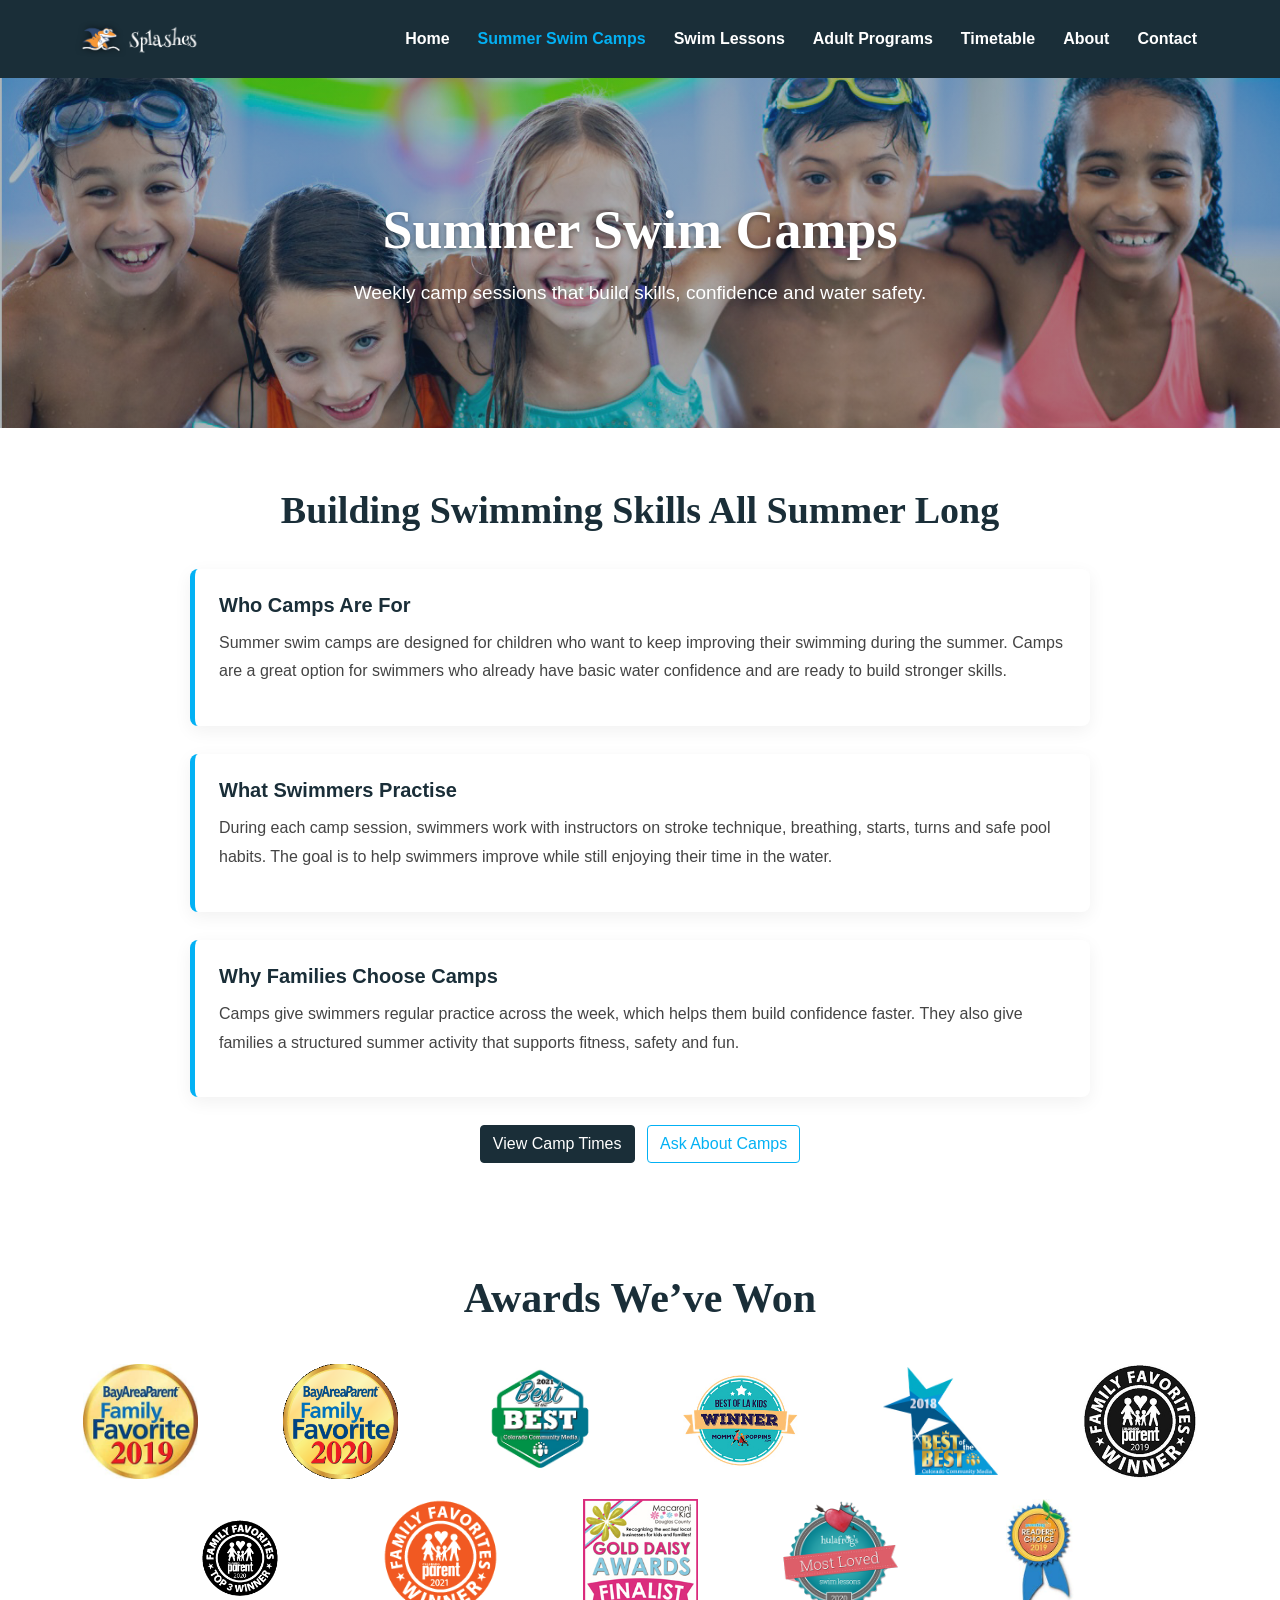
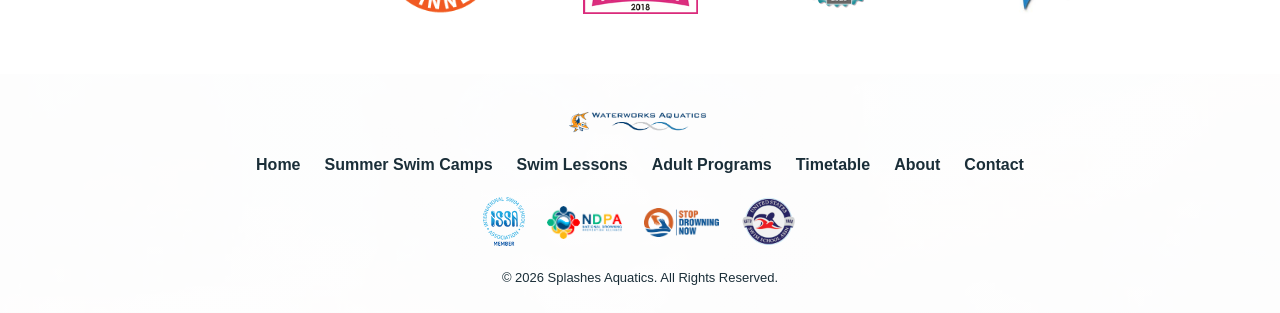
<file: swim-lessons.html>
<!DOCTYPE html>
<html lang="en">
<head>
    <!-- Page setup -->
    <meta charset="UTF-8">
    <meta name="viewport" content="width=device-width, initial-scale=1.0">
    <title>Summer Swim Camps | Splashes Aquatics</title>

    <!-- Bootstrap and custom styles -->
    <link rel="stylesheet" href="https://cdn.jsdelivr.net/npm/bootstrap@4.6.2/dist/css/bootstrap.min.css">
    <link rel="stylesheet" href="css/styles.css">

    <!-- Scripts -->
    <script src="https://ajax.googleapis.com/ajax/libs/jquery/3.7.1/jquery.min.js"></script>
    <script src="js/script.js" defer></script>
</head>

<body>

    <!-- Header / Navigation -->
    <header class="sticky-header">
        <nav class="navbar navbar-expand-lg navbar-dark">
            <div class="container">

                <a class="navbar-brand" href="index.html">
                    <img src="images/logo-small.png" alt="Splashes Aquatics" class="site-logo">
                </a>

                <button class="navbar-toggler"
                        type="button"
                        data-toggle="collapse"
                        data-target="#mainNav"
                        aria-controls="mainNav"
                        aria-expanded="false"
                        aria-label="Toggle navigation">
                    <span class="navbar-toggler-icon"></span>
                </button>

                <div class="collapse navbar-collapse" id="mainNav">
                    <ul class="navbar-nav ml-auto align-items-lg-center">

                        <li class="nav-item">
                            <a class="nav-link" href="index.html">Home</a>
                        </li>

                        <li class="nav-item active">
                            <a class="nav-link" href="swim-lessons.html">Summer Swim Camps</a>
                        </li>

                        <li class="nav-item">
                            <a class="nav-link" href="swim-programs.html">Swim Lessons</a>
                        </li>

                        <li class="nav-item">
                            <a class="nav-link" href="adult-programs.html">Adult Programs</a>
                        </li>

                        <li class="nav-item">
                            <a class="nav-link" href="timetable.html">Timetable</a>
                        </li>

                        <li class="nav-item">
                            <a class="nav-link" href="about.html">About</a>
                        </li>

                        <li class="nav-item">
                            <a class="nav-link" href="contact.html">Contact</a>
                        </li>

                    </ul>
                </div>

            </div>
        </nav>
    </header>

    <main>

        <!-- Page hero -->
        <section class="program-page-hero swim-lessons-hero">
            <div class="container">
                <h1>Summer Swim Camps</h1>
                <p>Weekly camp sessions that build skills, confidence and water safety.</p>
            </div>
        </section>

        <!-- Main information -->
        <section class="program-info-section">
            <div class="container">

                <h2>Building Swimming Skills All Summer Long</h2>

                <div class="program-text-block">
                    <h3>Who Camps Are For</h3>
                    <p>
                        Summer swim camps are designed for children who want to keep improving
                        their swimming during the summer. Camps are a great option for swimmers
                        who already have basic water confidence and are ready to build stronger skills.
                    </p>
                </div>

                <div class="program-text-block">
                    <h3>What Swimmers Practise</h3>
                    <p>
                        During each camp session, swimmers work with instructors on stroke technique,
                        breathing, starts, turns and safe pool habits. The goal is to help swimmers
                        improve while still enjoying their time in the water.
                    </p>
                </div>

                <div class="program-text-block">
                    <h3>Why Families Choose Camps</h3>
                    <p>
                        Camps give swimmers regular practice across the week, which helps them build
                        confidence faster. They also give families a structured summer activity that
                        supports fitness, safety and fun.
                    </p>
                </div>

                <div class="text-center mt-4">
                    <a href="timetable.html" class="btn btn-primary">
                        View Camp Times
                    </a>
                    <a href="contact.html" class="btn btn-outline-primary ml-sm-2 mt-2 mt-sm-0">
                        Ask About Camps
                    </a>
                </div>

            </div>
        </section>

        <!-- Awards section -->
        <section class="awards-section">
            <div class="container">

                <h2>Awards We’ve Won</h2>

                <div class="row justify-content-center awards-grid">

                    <div class="col-4 col-sm-3 col-lg-2">
                        <img src="images/awards/bay-area-parent-2019.jpeg" alt="Bay Area Parent Family Favorite 2019" class="award-image">
                    </div>

                    <div class="col-4 col-sm-3 col-lg-2">
                        <img src="images/awards/bay-area-parent-gold2020.png" alt="Bay Area Parent Gold 2020" class="award-image">
                    </div>

                    <div class="col-4 col-sm-3 col-lg-2">
                        <img src="images/awards/best-colorado-community-media-2021.jpeg" alt="Best Colorado Community Media 2021" class="award-image">
                    </div>

                    <div class="col-4 col-sm-3 col-lg-2">
                        <img src="images/awards/best-of-la-kids-winner.jpeg" alt="Best of LA Kids winner" class="award-image">
                    </div>

                    <div class="col-4 col-sm-3 col-lg-2">
                        <img src="images/awards/best-of-the-best-2018.jpeg" alt="Best of the Best 2018" class="award-image">
                    </div>

                    <div class="col-4 col-sm-3 col-lg-2">
                        <img src="images/awards/colorado-parenting-family-fav2019.jpeg" alt="Colorado Parenting Family Favorite 2019" class="award-image">
                    </div>

                    <div class="col-4 col-sm-3 col-lg-2">
                        <img src="images/awards/colorado-parenting-family-fav2020.png" alt="Colorado Parenting Family Favorite 2020" class="award-image">
                    </div>

                    <div class="col-4 col-sm-3 col-lg-2">
                        <img src="images/awards/colorado-parenting-family-fav2021.png" alt="Colorado Parenting Family Favorite 2021" class="award-image">
                    </div>

                    <div class="col-4 col-sm-3 col-lg-2">
                        <img src="images/awards/gold-daisy-award-finalist-2018.jpeg" alt="Gold Daisy Award finalist 2018" class="award-image">
                    </div>

                    <div class="col-4 col-sm-3 col-lg-2">
                        <img src="images/awards/mla-swim-lessons-winner-2020-250x250.png" alt="Most Loved Swim Lessons winner 2020" class="award-image">
                    </div>

                    <div class="col-4 col-sm-3 col-lg-2">
                        <img src="images/awards/website-parenting-oc-2019.jpeg" alt="Parenting OC award 2019" class="award-image">
                    </div>

                </div>

            </div>
        </section>

    </main>

    <!-- Footer -->
    <footer>
        <div class="container">

            <img
                src="images/footer-logo-wave-small.png"
                alt="Splashes Aquatics"
                class="footer-logo">

            <div class="footer-links">
                <a href="index.html">Home</a>
                <a href="swim-lessons.html">Summer Swim Camps</a>
                <a href="swim-programs.html">Swim Lessons</a>
                <a href="adult-programs.html">Adult Programs</a>
                <a href="timetable.html">Timetable</a>
                <a href="about.html">About</a>
                <a href="contact.html">Contact</a>
            </div>

            <div class="sponsor-logos">
                <img src="images/sponsors/footer-member-issa-logo.png" alt="Swim School Association member">
                <img src="images/sponsors/footer-ndpa-logo.png" alt="National Drowning Prevention Alliance">
                <img src="images/sponsors/footer-stop-drowning-now-logo.png" alt="Stop Drowning Now">
                <img src="images/sponsors/footer-usssa-logo-2.png" alt="United States Swim School Association">
            </div>

            <p>&copy; 2026 Splashes Aquatics. All Rights Reserved.</p>

        </div>
    </footer>

    <!-- Bootstrap script -->
    <script src="https://cdn.jsdelivr.net/npm/bootstrap@4.6.2/dist/js/bootstrap.bundle.min.js"></script>

</body>
</html>
</file>
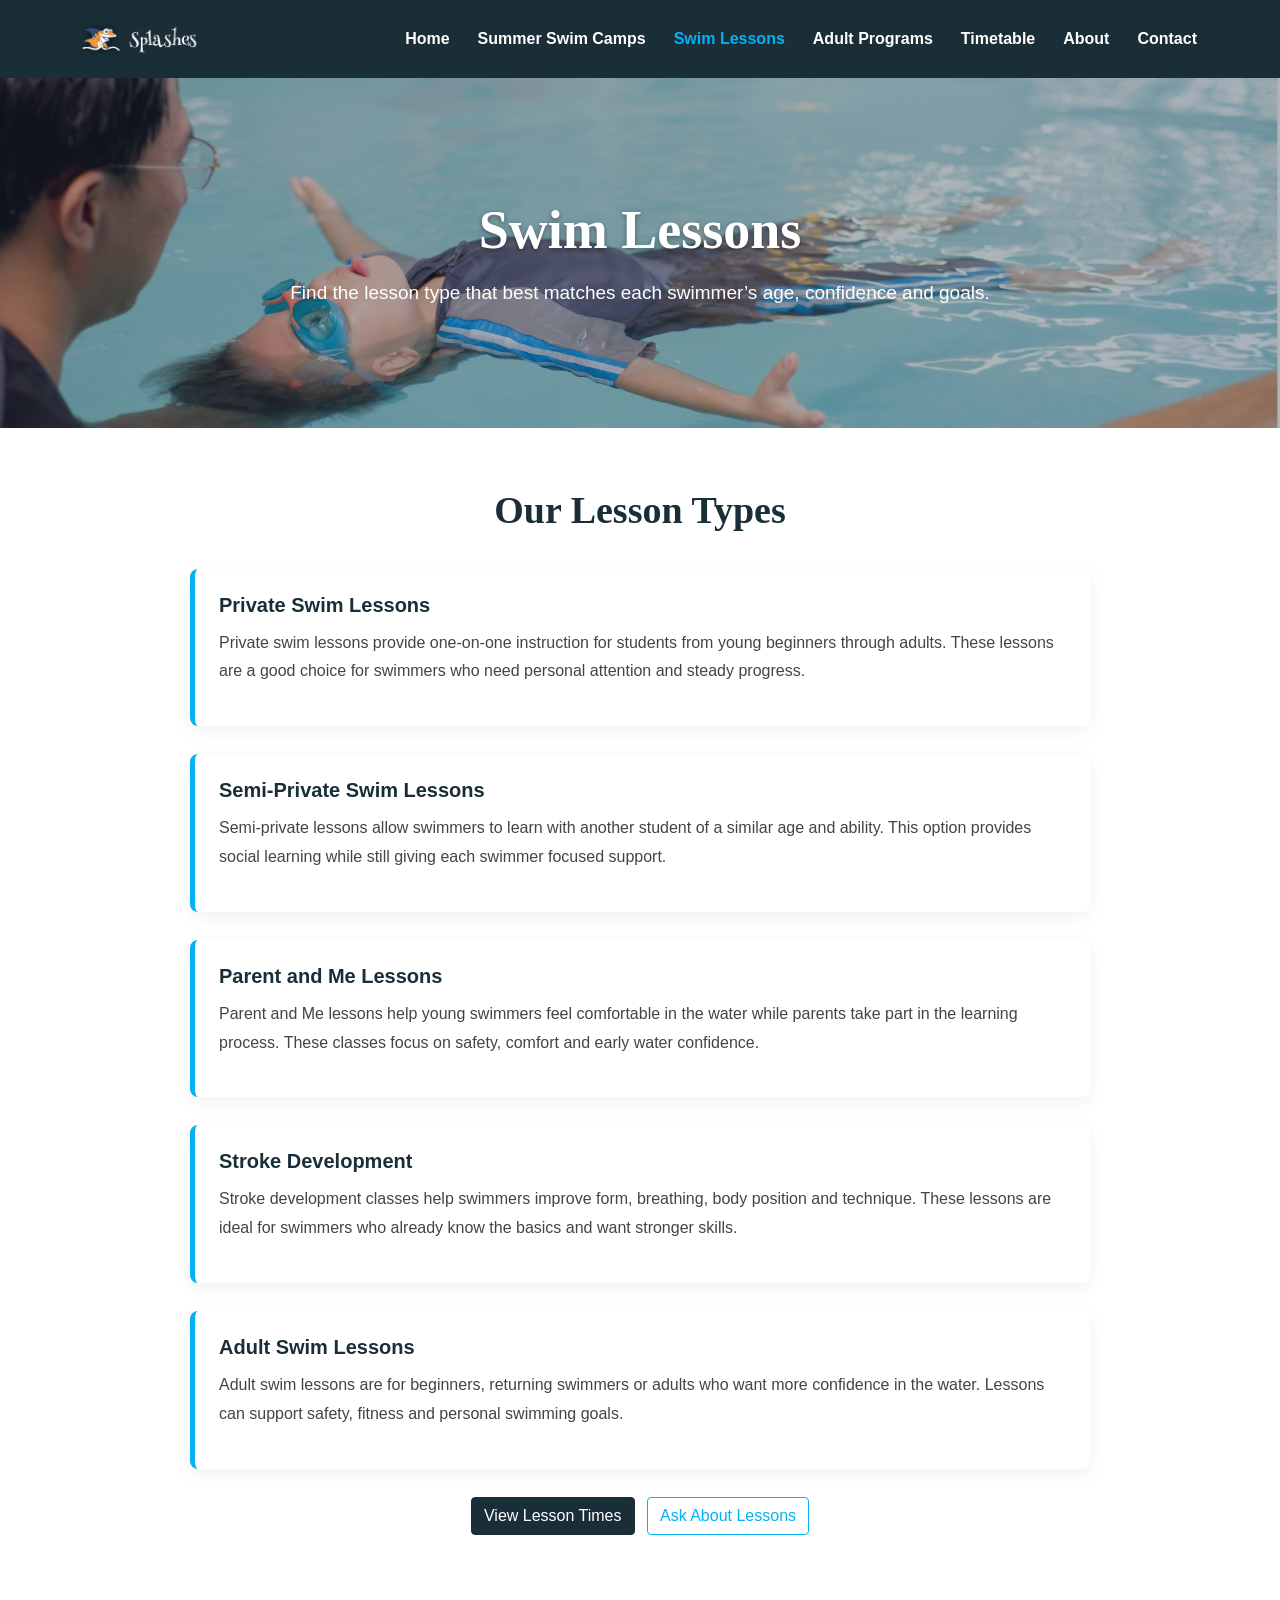
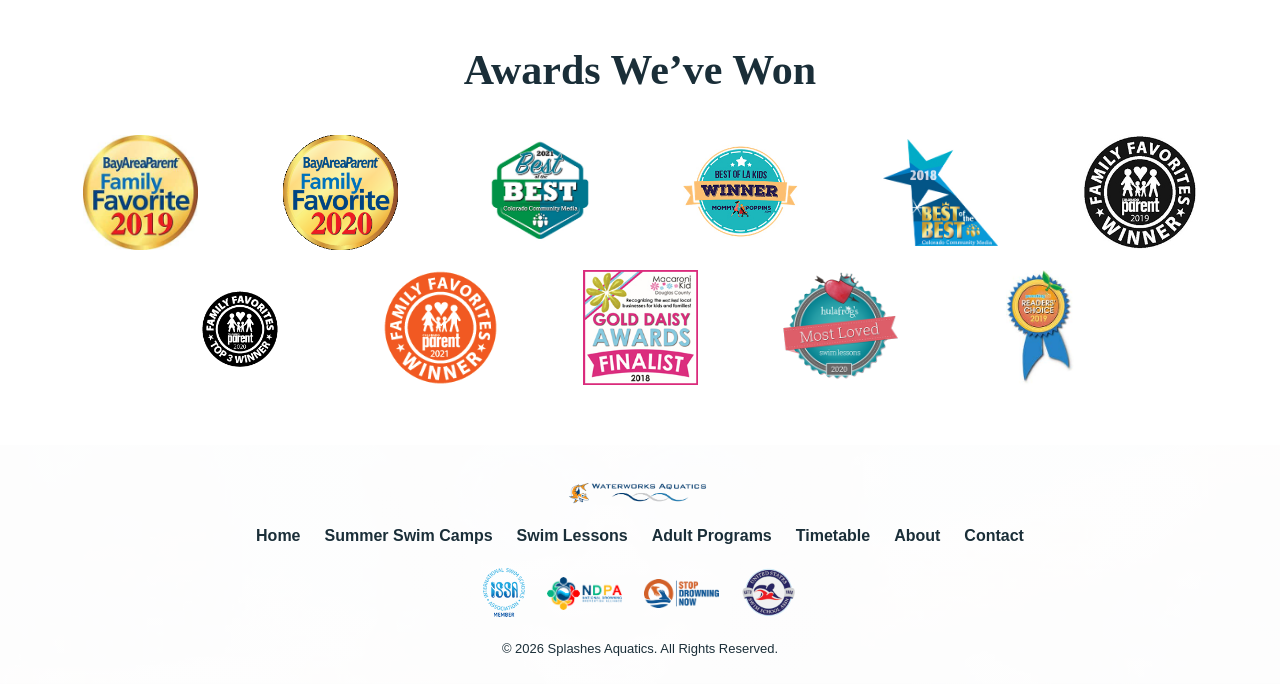
<file: swim-programs.html>
<!DOCTYPE html>
<html lang="en">
<head>
    <!-- Page setup -->
    <meta charset="UTF-8">
    <meta name="viewport" content="width=device-width, initial-scale=1.0">
    <title>Swim Lessons | Splashes Aquatics</title>

    <!-- Bootstrap and custom styles -->
    <link rel="stylesheet" href="https://cdn.jsdelivr.net/npm/bootstrap@4.6.2/dist/css/bootstrap.min.css">
    <link rel="stylesheet" href="css/styles.css">

    <!-- Scripts -->
    <script src="https://ajax.googleapis.com/ajax/libs/jquery/3.7.1/jquery.min.js"></script>
    <script src="js/script.js" defer></script>
</head>

<body>

    <!-- Header / Navigation -->
    <header class="sticky-header">
        <nav class="navbar navbar-expand-lg navbar-dark">
            <div class="container">

                <a class="navbar-brand" href="index.html">
                    <img src="images/logo-small.png" alt="Splashes Aquatics" class="site-logo">
                </a>

                <button class="navbar-toggler"
                        type="button"
                        data-toggle="collapse"
                        data-target="#mainNav"
                        aria-controls="mainNav"
                        aria-expanded="false"
                        aria-label="Toggle navigation">
                    <span class="navbar-toggler-icon"></span>
                </button>

                <div class="collapse navbar-collapse" id="mainNav">
                    <ul class="navbar-nav ml-auto align-items-lg-center">

                        <li class="nav-item">
                            <a class="nav-link" href="index.html">Home</a>
                        </li>

                        <li class="nav-item">
                            <a class="nav-link" href="swim-lessons.html">Summer Swim Camps</a>
                        </li>

                        <li class="nav-item active">
                            <a class="nav-link" href="swim-programs.html">Swim Lessons</a>
                        </li>

                        <li class="nav-item">
                            <a class="nav-link" href="adult-programs.html">Adult Programs</a>
                        </li>

                        <li class="nav-item">
                            <a class="nav-link" href="timetable.html">Timetable</a>
                        </li>

                        <li class="nav-item">
                            <a class="nav-link" href="about.html">About</a>
                        </li>

                        <li class="nav-item">
                            <a class="nav-link" href="contact.html">Contact</a>
                        </li>

                    </ul>
                </div>

            </div>
        </nav>
    </header>

    <main>

        <!-- Page hero -->
        <section class="program-page-hero swim-programs-hero">
            <div class="container">
                <h1>Swim Lessons</h1>
                <p>Find the lesson type that best matches each swimmer’s age, confidence and goals.</p>
            </div>
        </section>

        <!-- Main information -->
        <section class="program-info-section">
            <div class="container">

                <h2>Our Lesson Types</h2>

                <div class="program-text-block">
                    <h3>Private Swim Lessons</h3>
                    <p>
                        Private swim lessons provide one-on-one instruction for students
                        from young beginners through adults. These lessons are a good choice
                        for swimmers who need personal attention and steady progress.
                    </p>
                </div>

                <div class="program-text-block">
                    <h3>Semi-Private Swim Lessons</h3>
                    <p>
                        Semi-private lessons allow swimmers to learn with another student
                        of a similar age and ability. This option provides social learning
                        while still giving each swimmer focused support.
                    </p>
                </div>

                <div class="program-text-block">
                    <h3>Parent and Me Lessons</h3>
                    <p>
                        Parent and Me lessons help young swimmers feel comfortable in the water
                        while parents take part in the learning process. These classes focus on
                        safety, comfort and early water confidence.
                    </p>
                </div>

                <div class="program-text-block">
                    <h3>Stroke Development</h3>
                    <p>
                        Stroke development classes help swimmers improve form, breathing,
                        body position and technique. These lessons are ideal for swimmers
                        who already know the basics and want stronger skills.
                    </p>
                </div>

                <div class="program-text-block">
                    <h3>Adult Swim Lessons</h3>
                    <p>
                        Adult swim lessons are for beginners, returning swimmers or adults
                        who want more confidence in the water. Lessons can support safety,
                        fitness and personal swimming goals.
                    </p>
                </div>

                <div class="text-center mt-4">
                    <a href="timetable.html" class="btn btn-primary">
                        View Lesson Times
                    </a>
                    <a href="contact.html" class="btn btn-outline-primary ml-sm-2 mt-2 mt-sm-0">
                        Ask About Lessons
                    </a>
                </div>

            </div>
        </section>

        <!-- Awards section -->
        <section class="awards-section">
            <div class="container">

                <h2>Awards We’ve Won</h2>

                <div class="row justify-content-center awards-grid">

                    <div class="col-4 col-sm-3 col-lg-2">
                        <img src="images/awards/bay-area-parent-2019.jpeg" alt="Bay Area Parent Family Favorite 2019" class="award-image">
                    </div>

                    <div class="col-4 col-sm-3 col-lg-2">
                        <img src="images/awards/bay-area-parent-gold2020.png" alt="Bay Area Parent Gold 2020" class="award-image">
                    </div>

                    <div class="col-4 col-sm-3 col-lg-2">
                        <img src="images/awards/best-colorado-community-media-2021.jpeg" alt="Best Colorado Community Media 2021" class="award-image">
                    </div>

                    <div class="col-4 col-sm-3 col-lg-2">
                        <img src="images/awards/best-of-la-kids-winner.jpeg" alt="Best of LA Kids winner" class="award-image">
                    </div>

                    <div class="col-4 col-sm-3 col-lg-2">
                        <img src="images/awards/best-of-the-best-2018.jpeg" alt="Best of the Best 2018" class="award-image">
                    </div>

                    <div class="col-4 col-sm-3 col-lg-2">
                        <img src="images/awards/colorado-parenting-family-fav2019.jpeg" alt="Colorado Parenting Family Favorite 2019" class="award-image">
                    </div>

                    <div class="col-4 col-sm-3 col-lg-2">
                        <img src="images/awards/colorado-parenting-family-fav2020.png" alt="Colorado Parenting Family Favorite 2020" class="award-image">
                    </div>

                    <div class="col-4 col-sm-3 col-lg-2">
                        <img src="images/awards/colorado-parenting-family-fav2021.png" alt="Colorado Parenting Family Favorite 2021" class="award-image">
                    </div>

                    <div class="col-4 col-sm-3 col-lg-2">
                        <img src="images/awards/gold-daisy-award-finalist-2018.jpeg" alt="Gold Daisy Award finalist 2018" class="award-image">
                    </div>

                    <div class="col-4 col-sm-3 col-lg-2">
                        <img src="images/awards/mla-swim-lessons-winner-2020-250x250.png" alt="Most Loved Swim Lessons winner 2020" class="award-image">
                    </div>

                    <div class="col-4 col-sm-3 col-lg-2">
                        <img src="images/awards/website-parenting-oc-2019.jpeg" alt="Parenting OC award 2019" class="award-image">
                    </div>

                </div>

            </div>
        </section>

    </main>

    <!-- Footer -->
    <footer>
        <div class="container">

            <img
                src="images/footer-logo-wave-small.png"
                alt="Splashes Aquatics"
                class="footer-logo">

            <div class="footer-links">
                <a href="index.html">Home</a>
                <a href="swim-lessons.html">Summer Swim Camps</a>
                <a href="swim-programs.html">Swim Lessons</a>
                <a href="adult-programs.html">Adult Programs</a>
                <a href="timetable.html">Timetable</a>
                <a href="about.html">About</a>
                <a href="contact.html">Contact</a>
            </div>

            <div class="sponsor-logos">
                <img src="images/sponsors/footer-member-issa-logo.png" alt="Swim School Association member">
                <img src="images/sponsors/footer-ndpa-logo.png" alt="National Drowning Prevention Alliance">
                <img src="images/sponsors/footer-stop-drowning-now-logo.png" alt="Stop Drowning Now">
                <img src="images/sponsors/footer-usssa-logo-2.png" alt="United States Swim School Association">
            </div>

            <p>&copy; 2026 Splashes Aquatics. All Rights Reserved.</p>

        </div>
    </footer>

    <!-- Bootstrap script -->
    <script src="https://cdn.jsdelivr.net/npm/bootstrap@4.6.2/dist/js/bootstrap.bundle.min.js"></script>

</body>
</html>
</file>
<file: css/styles.css>
/* =========================================================
   SPLASHES WEBSITE STYLES
   Main styling for all pages
========================================================= */


/* =========================================================
   1. Reset And Global Settings
========================================================= */

*{
    margin:0;
    padding:0;
    box-sizing:border-box;
}

:root{
    --white:#ffffff;
    --light-gray:#e4eaea;
    --page-blue:#eef8fb;
    --dark-blue:#1a2e38;
    --dark-gray:#444444;
    --bright-blue:#03b1f4;
    --soft-shadow:0 8px 24px rgba(0,0,0,.09);
}

html,
body{
    min-height:100%;
}

body{
    display:flex;
    flex-direction:column;
    font-family:Arial, sans-serif;
    color:var(--dark-gray);
    background:var(--white);
}

main{
    flex:1;
}

h1,
h2,
h3{
    font-family:Georgia, serif;
    color:var(--dark-blue);
}

p{
    line-height:1.65;
}

a{
    color:inherit;
}

a:hover{
    text-decoration:none;
}

img{
    max-width:100%;
}

.container{
    width:100%;
    max-width:1200px;
    margin:0 auto;
    padding-left:15px;
    padding-right:15px;
}


/* =========================================================
   2. Header And Navigation
========================================================= */

header,
.sticky-header{
    position:sticky;
    top:0;
    z-index:9999;
    background:var(--dark-blue);
}

.navbar{
    min-height:78px;
    max-width:1200px;
    margin:0 auto;
    padding:0 20px;
    background:var(--dark-blue);
    display:flex;
    align-items:center;
    justify-content:space-between;
}

.site-logo{
    color:var(--white);
    font-size:26px;
    font-weight:800;
    text-decoration:none;
    line-height:1;
}

img.site-logo,
.site-logo img{
    width:130px;
    height:auto;
    display:block;
}

.nav-links{
    list-style:none;
    display:flex;
    align-items:center;
    gap:26px;
    margin:0;
    padding:0;
}

.nav-links li{
    margin:0;
}

.nav-links a{
    color:var(--white);
    text-decoration:none;
    font-weight:700;
    font-size:16px;
}

.nav-links a:hover,
.nav-links a.active{
    color:var(--bright-blue);
}

.navbar-dark .navbar-nav .nav-link{
    color:var(--white);
    margin-left:12px;
    font-weight:700;
}

.navbar-dark .navbar-nav .nav-link:hover,
.navbar-dark .navbar-nav .active > .nav-link,
.navbar-dark .navbar-nav .nav-link.active{
    color:var(--bright-blue);
}

.account-btn{
    padding:8px 18px;
    border-radius:25px;
    color:var(--dark-blue);
    background:var(--white);
    font-size:13px;
    font-weight:700;
}


/* =========================================================
   3. Buttons
========================================================= */

.btn,
button{
    font-family:Arial, sans-serif;
}

.btn-primary{
    background:var(--dark-blue);
    border-color:var(--dark-blue);
}

.btn-primary:hover{
    background:var(--bright-blue);
    border-color:var(--bright-blue);
}

.btn-outline-primary{
    color:var(--bright-blue);
    border-color:var(--bright-blue);
}

.btn-outline-primary:hover{
    background:var(--bright-blue);
    border-color:var(--bright-blue);
    color:var(--white);
}

.btn-info{
    background:var(--bright-blue);
    border-color:var(--bright-blue);
}


/* =========================================================
   4. Home Page Hero
========================================================= */

.hero{
    min-height:500px;
    display:flex;
    align-items:center;
    padding:70px 20px;
    color:var(--white);
    text-align:center;
    background-image:
        linear-gradient(rgba(0,0,0,.32), rgba(0,0,0,.32)),
        url("../images/home.jpeg");
    background-size:cover;
    background-position:center;
    background-repeat:no-repeat;
}

.hero h1{
    max-width:780px;
    margin:0 auto;
    color:var(--white);
    font-size:54px;
    line-height:1.15;
    font-weight:700;
    text-shadow:0 2px 5px rgba(0,0,0,.4);
}

.hero p{
    margin:22px 0;
    color:var(--white);
    font-size:19px;
}

.hero-buttons{
    display:flex;
    justify-content:center;
    flex-wrap:wrap;
    gap:15px;
}

.hero-buttons .btn{
    min-width:160px;
    padding:10px 24px;
    border-radius:25px;
    font-weight:700;
}


/* =========================================================
   5. Promotional Banner
========================================================= */

.promo-section{
    padding:30px 0 10px;
}

.promo-link{
    display:block;
}

.promo-image{
    display:block;
    width:100%;
    height:125px;
    object-fit:cover;
    border-radius:8px;
    box-shadow:var(--soft-shadow);
}


/* =========================================================
   6. Home Intro Section
========================================================= */

.intro{
    padding:45px 15px 20px;
    text-align:center;
}

.intro h2{
    margin-bottom:12px;
    font-size:46px;
    font-weight:700;
}

.intro p{
    max-width:780px;
    margin:0 auto;
    font-size:18px;
}


/* =========================================================
   7. Program Cards On Home Page
========================================================= */

.programs{
    padding:30px 0 55px;
}

.program-card{
    height:100%;
    overflow:hidden;
    border:1px solid var(--light-gray);
    border-radius:10px;
    background:var(--white);
    box-shadow:var(--soft-shadow);
    transition:transform .25s, box-shadow .25s;
}

.program-card:hover{
    transform:translateY(-5px);
    box-shadow:0 12px 28px rgba(0,0,0,.13);
}

.program-card-image{
    width:100%;
    height:210px;
    object-fit:cover;
}

.program-card .card-body{
    display:flex;
    flex-direction:column;
    align-items:center;
    padding:26px 20px;
    text-align:center;
}

.program-card .card-title{
    margin-bottom:12px;
    font-size:28px;
    font-weight:700;
}

.program-card .card-text{
    flex:1;
    font-size:16px;
    line-height:1.6;
}

.program-card .btn{
    width:170px;
    margin-top:12px;
    border-radius:5px;
    font-weight:700;
}


/* =========================================================
   8. Hands On Teaching Section
========================================================= */

.teaching-section{
    min-height:650px;
    display:flex;
    align-items:center;
    background-image:
        linear-gradient(rgba(255,255,255,.1), rgba(255,255,255,.1)),
        url("../images/home-hands-on-teaching.jpeg");
    background-size:cover;
    background-position:center;
    background-repeat:no-repeat;
}

.teaching-overlay{
    width:100%;
    padding:80px 0;
}

.teaching-content,
.teaching-box{
    max-width:540px;
    padding:40px;
    background:rgba(255,255,255,.92);
    border:1px solid var(--light-gray);
    border-radius:12px;
    box-shadow:var(--soft-shadow);
}

.teaching-content h2,
.teaching-box h2{
    font-size:44px;
    font-weight:700;
    margin-bottom:20px;
}

.teaching-content h3,
.teaching-box h3{
    margin-top:24px;
    margin-bottom:14px;
    font-size:25px;
    font-weight:700;
}

.teaching-content p,
.teaching-box p,
.teaching-box li{
    font-size:17px;
    line-height:1.75;
}

.teaching-content ul,
.teaching-box ul{
    padding-left:20px;
    margin-bottom:25px;
}

.teaching-content li,
.teaching-box li{
    margin-bottom:10px;
}

.teaching-image{
    width:100%;
    min-height:470px;
    object-fit:cover;
    border-radius:12px;
    box-shadow:var(--soft-shadow);
}


/* =========================================================
   9. Locations Section
========================================================= */

.locations-section{
    padding:70px 0;
    color:var(--white);
    background-image:
        linear-gradient(rgba(26,46,56,.88), rgba(26,46,56,.88)),
        url("../images/home-our-locations-bg.jpeg");
    background-size:cover;
    background-position:center;
}

.locations-text h2{
    margin-bottom:18px;
    color:var(--white);
    font-size:46px;
    line-height:1.1;
    font-weight:700;
}

.locations-text h3{
    margin-bottom:15px;
    color:var(--bright-blue);
    font-size:22px;
}

.locations-text p{
    margin-bottom:20px;
    color:var(--white);
    font-size:16px;
    line-height:1.75;
}

.locations-map-link{
    display:block;
    max-width:100%;
}

.locations-map{
    display:block;
    width:100%;
    max-width:620px;
    height:auto;
    margin:0 auto;
    cursor:pointer;
    transition:transform .25s;
}

.locations-map-link:hover .locations-map{
    transform:scale(1.02);
}


/* =========================================================
   10. Awards Section
========================================================= */

.awards-section{
    padding:50px 0;
    text-align:center;
}

.awards-section h2{
    margin-bottom:30px;
    font-size:42px;
    font-weight:700;
}

.awards-grid > div{
    display:flex;
    align-items:center;
    justify-content:center;
    padding:10px;
}

.award-image{
    width:100%;
    max-width:115px;
    max-height:115px;
    object-fit:contain;
}


/* =========================================================
   11. About Page
========================================================= */

.about-hero{
    padding:120px 20px;
    color:var(--white);
    text-align:center;
    background-image:
        linear-gradient(rgba(26,46,56,.45), rgba(26,46,56,.45)),
        url("../images/about-us-hero.jpeg");
    background-size:cover;
    background-position:center;
}

.about-hero h1{
    color:var(--white);
    font-size:56px;
    font-weight:700;
    margin-bottom:15px;
    text-shadow:0 2px 5px rgba(0,0,0,.35);
}

.about-hero p{
    color:var(--white);
    font-size:20px;
}

.about-content{
    padding:65px 0;
}

.about-content h2{
    font-size:42px;
    font-weight:700;
    margin-bottom:20px;
}

.about-content p{
    font-size:18px;
    line-height:1.8;
}

.about-image{
    border-radius:12px;
    box-shadow:var(--soft-shadow);
}

.about-stats{
    background:var(--page-blue);
    padding:60px 0;
    text-align:center;
}

.about-stats h2{
    font-size:42px;
    font-weight:700;
    margin-bottom:40px;
}

.stat-box{
    height:100%;
    background:var(--white);
    padding:35px;
    border-radius:10px;
    box-shadow:var(--soft-shadow);
}

.stat-box h3{
    color:var(--bright-blue);
    font-size:48px;
    font-weight:700;
}

.stat-box p{
    margin-top:10px;
    font-size:18px;
}


/* =========================================================
   12. Contact Page
========================================================= */

.contact-hero{
    min-height:430px;
    display:flex;
    align-items:center;
    padding:90px 20px;
    color:var(--white);
    background-image:
        linear-gradient(rgba(26,46,56,.62), rgba(26,46,56,.62)),
        url("../images/contact-hero.jpeg");
    background-size:cover;
    background-position:center;
}

.contact-hero-content{
    max-width:700px;
}

.contact-hero-icon{
    width:72px;
    height:72px;
    margin-bottom:18px;
    padding:14px;
    background:var(--white);
    border-radius:50%;
}

.contact-hero h1{
    margin-bottom:16px;
    color:var(--white);
    font-size:52px;
    font-weight:700;
    text-shadow:0 2px 5px rgba(0,0,0,.35);
}

.contact-hero p{
    max-width:620px;
    margin-bottom:24px;
    color:var(--white);
    font-size:19px;
    line-height:1.65;
}

.contact-options{
    padding:50px 0 25px;
    background:var(--page-blue);
}

.contact-option{
    height:100%;
    padding:28px 20px;
    text-align:center;
    background:var(--white);
    border:1px solid var(--light-gray);
    border-radius:10px;
    box-shadow:var(--soft-shadow);
}

.contact-option img{
    width:58px;
    height:58px;
    margin-bottom:14px;
}

.contact-option h2{
    margin-bottom:10px;
    font-size:25px;
    font-weight:700;
}

.contact-option p{
    margin-bottom:0;
    font-size:15px;
    line-height:1.55;
}

.contact-section{
    padding:65px 0;
}

.contact-info h2{
    margin-bottom:18px;
    font-size:40px;
    font-weight:700;
}

.contact-info > p{
    font-size:17px;
    line-height:1.65;
}

.contact-detail-list{
    margin-top:28px;
}

.contact-detail-list div{
    margin-bottom:18px;
    padding-left:18px;
    border-left:4px solid var(--bright-blue);
}

.contact-detail-list span{
    display:block;
    margin-bottom:5px;
    color:var(--dark-blue);
    font-weight:700;
}

.contact-detail-list p{
    margin-bottom:0;
    line-height:1.6;
}

.contact-form{
    padding:34px;
    background:var(--white);
    border:1px solid var(--light-gray);
    border-radius:10px;
    box-shadow:var(--soft-shadow);
}

.contact-form .form-row{
    display:grid;
    grid-template-columns:1fr 1fr;
    gap:18px;
    margin:0;
}

.contact-form .form-group{
    margin-bottom:18px;
}

.contact-form .form-group.col-md-6{
    max-width:100%;
    padding:0;
}

.contact-form label{
    display:block;
    margin-bottom:8px;
    color:var(--dark-blue);
    font-weight:700;
}

.contact-form .form-control{
    width:100%;
    min-height:48px;
    padding:12px 14px;
    border:1px solid #d7e1e4;
    border-radius:5px;
    font-size:16px;
}

.contact-form textarea.form-control{
    min-height:150px;
    resize:vertical;
}

.contact-form .btn{
    min-width:170px;
    padding:11px 24px;
    border-radius:25px;
    font-weight:700;
}

@media only screen and (max-width:767px){
    .contact-form .form-row{
        grid-template-columns:1fr;
        gap:0;
    }
}


/* =========================================================
   13. Program Detail Pages
========================================================= */

.program-page-hero{
    min-height:350px;
    display:flex;
    align-items:center;
    justify-content:center;
    padding:90px 20px;
    color:var(--white);
    text-align:center;
    background-size:cover;
    background-position:center;
}

.program-page-hero h1{
    color:var(--white);
    font-size:54px;
    font-weight:700;
    text-shadow:0 2px 5px rgba(0,0,0,.4);
}

.program-page-hero p{
    max-width:720px;
    margin:14px auto 0;
    color:var(--white);
    font-size:19px;
}

.swim-lessons-hero{
    background-image:
        linear-gradient(rgba(26,46,56,.35), rgba(26,46,56,.35)),
        url("../images/summer-swim-camps.jpeg");
}

.swim-programs-hero{
    background-image:
        linear-gradient(rgba(26,46,56,.35), rgba(26,46,56,.35)),
        url("../images/which-lesson-is-best.jpeg");
}

.adult-programs-hero{
    background-image:
        linear-gradient(rgba(26,46,56,.35), rgba(26,46,56,.35)),
        url("../images/lap-swimming.jpeg");
}

.program-info-section{
    padding:60px 0;
}

.program-info-section h2{
    margin-bottom:35px;
    text-align:center;
    font-size:38px;
    font-weight:700;
}

.program-info-section h3{
    margin-bottom:12px;
    color:var(--dark-blue);
    font-family:Arial, sans-serif;
    font-size:20px;
    font-weight:800;
}

.program-info-section p{
    font-size:16px;
    line-height:1.8;
}

.program-text-block{
    max-width:900px;
    margin:0 auto 28px;
    padding:24px;
    background:var(--white);
    border-left:5px solid var(--bright-blue);
    border-radius:8px;
    box-shadow:0 5px 18px rgba(0,0,0,.06);
}

.program-location-list{
    padding-left:0;
    list-style:none;
}

.program-location-list li{
    margin-bottom:10px;
}

.program-location-list a{
    color:var(--bright-blue);
    text-decoration:underline;
}


/* =========================================================
   14. Timetable Hero
========================================================= */

.timetable-hero{
    min-height:360px;
    padding:110px 20px;
    background-image:
        linear-gradient(rgba(16,42,54,.58), rgba(16,42,54,.58)),
        url("../images/home.jpeg");
    background-size:cover;
    background-position:center;
}

.timetable-hero h1{
    color:var(--white);
    font-size:58px;
    margin-bottom:12px;
}

.timetable-hero p{
    max-width:650px;
    margin:0 auto;
    color:var(--white);
    font-size:20px;
}


/* =========================================================
   15. Timetable Schedule Section
========================================================= */

.schedule-section{
    background:var(--page-blue);
    padding:70px 20px;
}

.schedule-section .container,
.enrolment-section .container{
    max-width:1200px;
    margin:0 auto;
}

.schedule-heading{
    display:block;
    max-width:780px;
    margin:0 auto 35px;
    text-align:center;
}

.section-label{
    display:block;
    color:var(--bright-blue);
    font-weight:800;
    font-size:13px;
    text-transform:uppercase;
    letter-spacing:0;
    margin-bottom:10px;
}

.schedule-heading h2,
.enrolment-copy h2{
    color:var(--dark-blue);
    font-size:44px;
    margin-bottom:14px;
    line-height:1.15;
}

.schedule-intro,
.enrolment-copy p{
    color:var(--dark-gray);
    font-size:18px;
    line-height:1.6;
}


/* =========================================================
   16. Timetable Colour Legend
========================================================= */

.class-legend{
    display:flex;
    flex-wrap:wrap;
    justify-content:center;
    gap:12px;
    margin:0 auto 30px;
    padding:0;
    background:transparent;
    border:0;
}

.legend-item{
    display:flex;
    align-items:center;
    gap:8px;
    background:var(--white);
    padding:10px 14px;
    border-radius:6px;
    font-weight:700;
    color:var(--dark-blue);
    box-shadow:0 5px 16px rgba(0,0,0,.06);
}

.legend-dot{
    width:14px;
    height:14px;
    border-radius:50%;
    display:inline-block;
    background:var(--class-color);
}


/* =========================================================
   17. Timetable Filters
========================================================= */

.schedule-filters{
    background:var(--white);
    padding:24px;
    border-radius:8px;
    display:grid;
    grid-template-columns:1fr 220px;
    gap:24px;
    align-items:end;
    margin-bottom:22px;
    box-shadow:var(--soft-shadow);
}

.filter-group label{
    display:block;
    margin-bottom:10px;
    color:var(--dark-blue);
    font-weight:800;
}

.filter-buttons{
    display:flex;
    flex-wrap:wrap;
    gap:10px;
}

.filter-button,
.clear-button{
    border:1px solid var(--bright-blue);
    background:var(--white);
    color:var(--dark-blue);
    padding:10px 15px;
    border-radius:5px;
    cursor:pointer;
    font-weight:700;
}

.filter-button:hover,
.filter-button.active,
.clear-button:hover{
    background:var(--bright-blue);
    color:var(--white);
}

.time-filter{
    width:100%;
    padding:11px 12px;
    border:1px solid #cfdde3;
    border-radius:5px;
    font-size:16px;
}

.results-bar{
    display:flex;
    justify-content:space-between;
    align-items:center;
    margin-bottom:24px;
    color:var(--dark-blue);
    font-weight:700;
}


/* =========================================================
   18. Timetable Class Cards
========================================================= */

.schedule-grid{
    display:grid;
    grid-template-columns:repeat(auto-fit, minmax(230px, 1fr));
    gap:22px;
}

.session-card{
    --class-color:var(--bright-blue);
    --class-tint:#e7f7ff;

    background:var(--white);
    border-radius:8px;
    padding:24px;
    border-top:6px solid var(--class-color);
    box-shadow:var(--soft-shadow);
    display:flex;
    flex-direction:column;
    min-height:260px;
}

.session-card.is-selected{
    outline:3px solid var(--class-color);
    background:linear-gradient(180deg, var(--class-tint), var(--white));
}

.session-topline{
    display:flex;
    justify-content:space-between;
    gap:12px;
    color:var(--dark-blue);
    font-weight:800;
    margin-bottom:14px;
}

.session-card h3{
    color:var(--dark-blue);
    font-size:25px;
    margin-bottom:10px;
}

.class-type{
    width:fit-content;
    background:var(--class-tint);
    color:var(--dark-blue);
    padding:6px 10px;
    border-radius:4px;
    font-weight:800;
    font-size:13px;
    margin-bottom:18px;
}

.session-details{
    color:var(--dark-gray);
    font-weight:600;
    line-height:1.5;
    margin-bottom:22px;
}

.session-select{
    margin-top:auto;
    width:100%;
    border:2px solid var(--class-color);
    background:var(--white);
    color:var(--dark-blue);
    padding:12px;
    border-radius:5px;
    cursor:pointer;
    font-weight:800;
}

.session-select:hover,
.session-card.is-selected .session-select{
    background:var(--class-color);
    color:var(--white);
}

.type-learn{
    --class-color:#32a9e0;
    --class-tint:#dff3fc;
}

.type-parent{
    --class-color:#24b39a;
    --class-tint:#dcf5f0;
}

.type-stroke{
    --class-color:#f07b65;
    --class-tint:#fde8e3;
}

.type-adult{
    --class-color:#9b75c9;
    --class-tint:#eee6f7;
}

.type-lap{
    --class-color:#75a843;
    --class-tint:#e9f2df;
}

.type-camp{
    --class-color:#e2aa22;
    --class-tint:#fbf0d4;
}

.no-results{
    background:var(--white);
    padding:40px;
    text-align:center;
    border-radius:8px;
    color:var(--dark-blue);
}


/* =========================================================
   19. Timetable Enrolment Section
========================================================= */

.enrolment-section{
    background:var(--white);
    padding:75px 20px;
}

.enrolment-layout{
    display:grid;
    grid-template-columns:.9fr 1.1fr;
    gap:55px;
    align-items:start;
}

.selected-session,
.empty-selection{
    margin-top:24px;
    background:#f4fbff;
    border-left:5px solid var(--bright-blue);
    padding:18px;
    border-radius:6px;
    color:var(--dark-blue);
}

.selected-label{
    font-weight:800;
    margin-bottom:10px;
}

.selected-class-row{
    background:var(--white);
    padding:14px;
    margin-top:10px;
    border-radius:6px;
    box-shadow:0 4px 14px rgba(0,0,0,.06);
    display:flex;
    flex-direction:column;
    gap:6px;
}

.selected-class-row span{
    color:var(--dark-gray);
}

.selected-class-row button{
    width:fit-content;
    margin-top:6px;
    border:1px solid var(--bright-blue);
    background:var(--white);
    color:var(--dark-blue);
    padding:7px 13px;
    border-radius:5px;
    cursor:pointer;
    font-weight:700;
}

.selected-class-row button:hover{
    background:var(--bright-blue);
    color:var(--white);
}


/* =========================================================
   20. Forms
========================================================= */

.enrolment-form{
    background:var(--white);
    padding:34px;
    border-radius:8px;
    box-shadow:0 8px 28px rgba(0,0,0,.1);
}

.form-row{
    display:grid;
    grid-template-columns:1fr 1fr;
    gap:18px;
}

.form-group{
    margin-bottom:18px;
}

.form-group label{
    display:block;
    color:var(--dark-blue);
    margin-bottom:8px;
    font-weight:800;
}

.form-group input,
.form-group textarea,
.form-group select{
    width:100%;
    padding:13px 14px;
    border:1px solid #cfdde3;
    border-radius:5px;
    font-size:16px;
    font-family:inherit;
}

.form-group textarea{
    resize:vertical;
}

.form-error{
    color:#c62828;
    font-weight:800;
    margin-bottom:14px;
}

.enrol-button{
    border:none;
    background:var(--dark-blue);
    color:var(--white);
    padding:14px 24px;
    border-radius:30px;
    cursor:pointer;
    font-weight:800;
    font-size:16px;
}

.enrol-button:hover{
    background:var(--bright-blue);
}

.email-note{
    margin-top:12px;
    color:var(--dark-gray);
    font-size:14px;
}


/* =========================================================
   21. Footer
========================================================= */

footer{
    padding:36px 20px 24px;
    color:var(--dark-blue);
    text-align:center;
    background-image:
        linear-gradient(rgba(255,255,255,.93), rgba(255,255,255,.93)),
        url("../images/footer-bg.jpeg");
    background-size:cover;
    background-position:center;
}

.footer-logo{
    width:150px;
    margin-bottom:18px;
}

.footer-links{
    display:flex;
    justify-content:center;
    flex-wrap:wrap;
    gap:24px;
    margin-bottom:20px;
}

.footer-links a{
    color:var(--dark-blue);
    font-weight:700;
}

.sponsor-logos{
    display:flex;
    justify-content:center;
    align-items:center;
    flex-wrap:wrap;
    gap:22px;
    margin-bottom:20px;
}

.sponsor-logos img{
    max-width:75px;
    max-height:50px;
    object-fit:contain;
}

footer p{
    margin-bottom:0;
    font-size:13px;
}


/* =========================================================
   22. Tablet Layout
========================================================= */

@media only screen and (max-width:991px){

    .navbar{
        min-height:auto;
        padding:18px 20px;
    }

    .navbar-collapse{
        padding:18px 0;
    }

    .hero{
        min-height:460px;
    }

    .hero h1{
        font-size:44px;
    }

    .teaching-image{
        min-height:380px;
    }

    .locations-text{
        margin-bottom:35px;
        text-align:center;
    }

    .about-content img,
    .about-image{
        margin-bottom:30px;
    }

    .contact-info{
        margin-bottom:40px;
    }

    .schedule-filters{
        grid-template-columns:1fr;
    }

    .enrolment-layout{
        grid-template-columns:1fr;
    }
}


/* =========================================================
   23. Mobile Layout
========================================================= */

@media only screen and (max-width:767px){

    .navbar{
        padding:18px 15px;
    }

    img.site-logo,
    .site-logo img{
        width:115px;
    }

    .site-logo{
        font-size:24px;
    }

    .navbar-dark .navbar-nav .nav-link{
        margin-left:0;
        padding:8px 0;
    }

    .nav-links{
        flex-wrap:wrap;
        justify-content:center;
        gap:14px;
    }

    .nav-links a{
        font-size:14px;
    }

    .hero{
        min-height:400px;
        padding:60px 15px;
    }

    .hero h1{
        font-size:34px;
    }

    .hero p{
        font-size:16px;
    }

    .hero-buttons{
        flex-direction:column;
        align-items:center;
    }

    .hero-buttons .btn{
        width:200px;
    }

    .promo-image{
        height:auto;
    }

    .intro{
        padding:35px 15px 15px;
    }

    .intro h2{
        font-size:34px;
    }

    .programs{
        padding:20px 0 35px;
    }

    .program-card-image{
        height:220px;
    }

    .teaching-section{
        min-height:auto;
    }

    .teaching-overlay{
        padding:45px 0;
    }

    .teaching-content,
    .teaching-box{
        padding:28px 22px;
    }

    .teaching-content h2,
    .teaching-box h2{
        font-size:34px;
    }

    .locations-section{
        padding:45px 0;
    }

    .locations-text h2{
        font-size:36px;
    }

    .awards-section{
        padding:38px 0;
    }

    .awards-section h2{
        font-size:34px;
    }

    .about-hero{
        padding:90px 20px;
    }

    .about-hero h1{
        font-size:40px;
    }

    .contact-hero{
        min-height:380px;
        padding:70px 15px;
        text-align:center;
    }

    .contact-hero-content{
        margin:0 auto;
    }

    .contact-hero h1{
        font-size:38px;
    }

    .contact-hero p{
        font-size:16px;
    }

    .contact-options{
        padding:34px 0 10px;
    }

    .contact-section{
        padding:42px 0;
    }

    .contact-info{
        margin-bottom:30px;
    }

    .contact-form{
        padding:24px 20px;
    }

    .program-page-hero,
    .timetable-hero{
        min-height:300px;
        padding:75px 15px;
    }

    .program-page-hero h1,
    .timetable-hero h1{
        font-size:40px;
    }

    .program-page-hero p,
    .timetable-hero p{
        font-size:17px;
    }

    .program-info-section{
        padding:42px 15px;
    }

    .program-info-section h2{
        font-size:32px;
    }

    .program-text-block{
        padding:20px;
    }

    .schedule-section,
    .enrolment-section{
        padding:45px 15px;
    }

    .schedule-heading h2,
    .enrolment-copy h2{
        font-size:34px;
    }

    .class-legend{
        justify-content:flex-start;
    }

    .schedule-grid{
        grid-template-columns:1fr;
    }

    .results-bar{
        flex-direction:column;
        align-items:flex-start;
        gap:12px;
    }

    .filter-buttons{
        flex-direction:column;
    }

    .filter-button{
        width:100%;
    }

    .form-row{
        grid-template-columns:1fr;
        gap:0;
    }

    .enrolment-form{
        padding:24px 20px;
    }

    .footer-links{
        gap:16px;
    }

    .sponsor-logos img{
        max-width:65px;
    }
}
</file>
